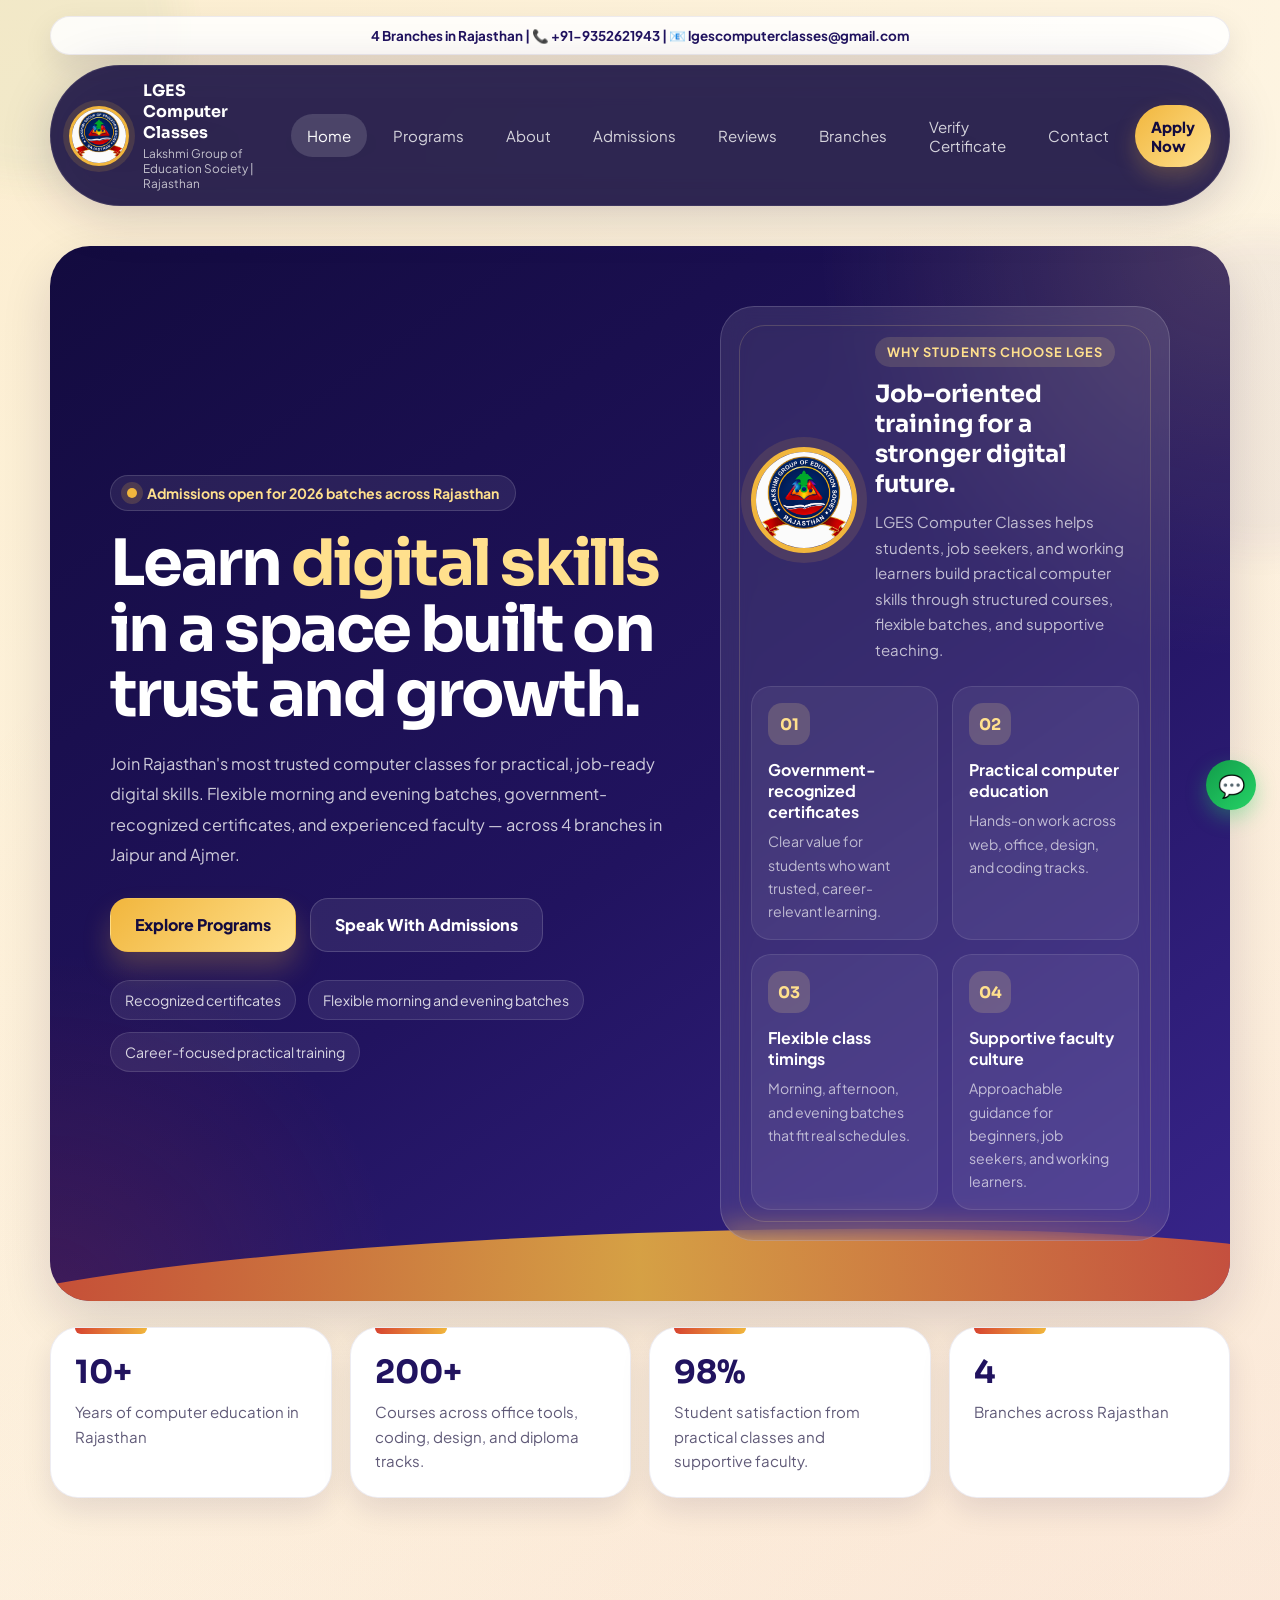
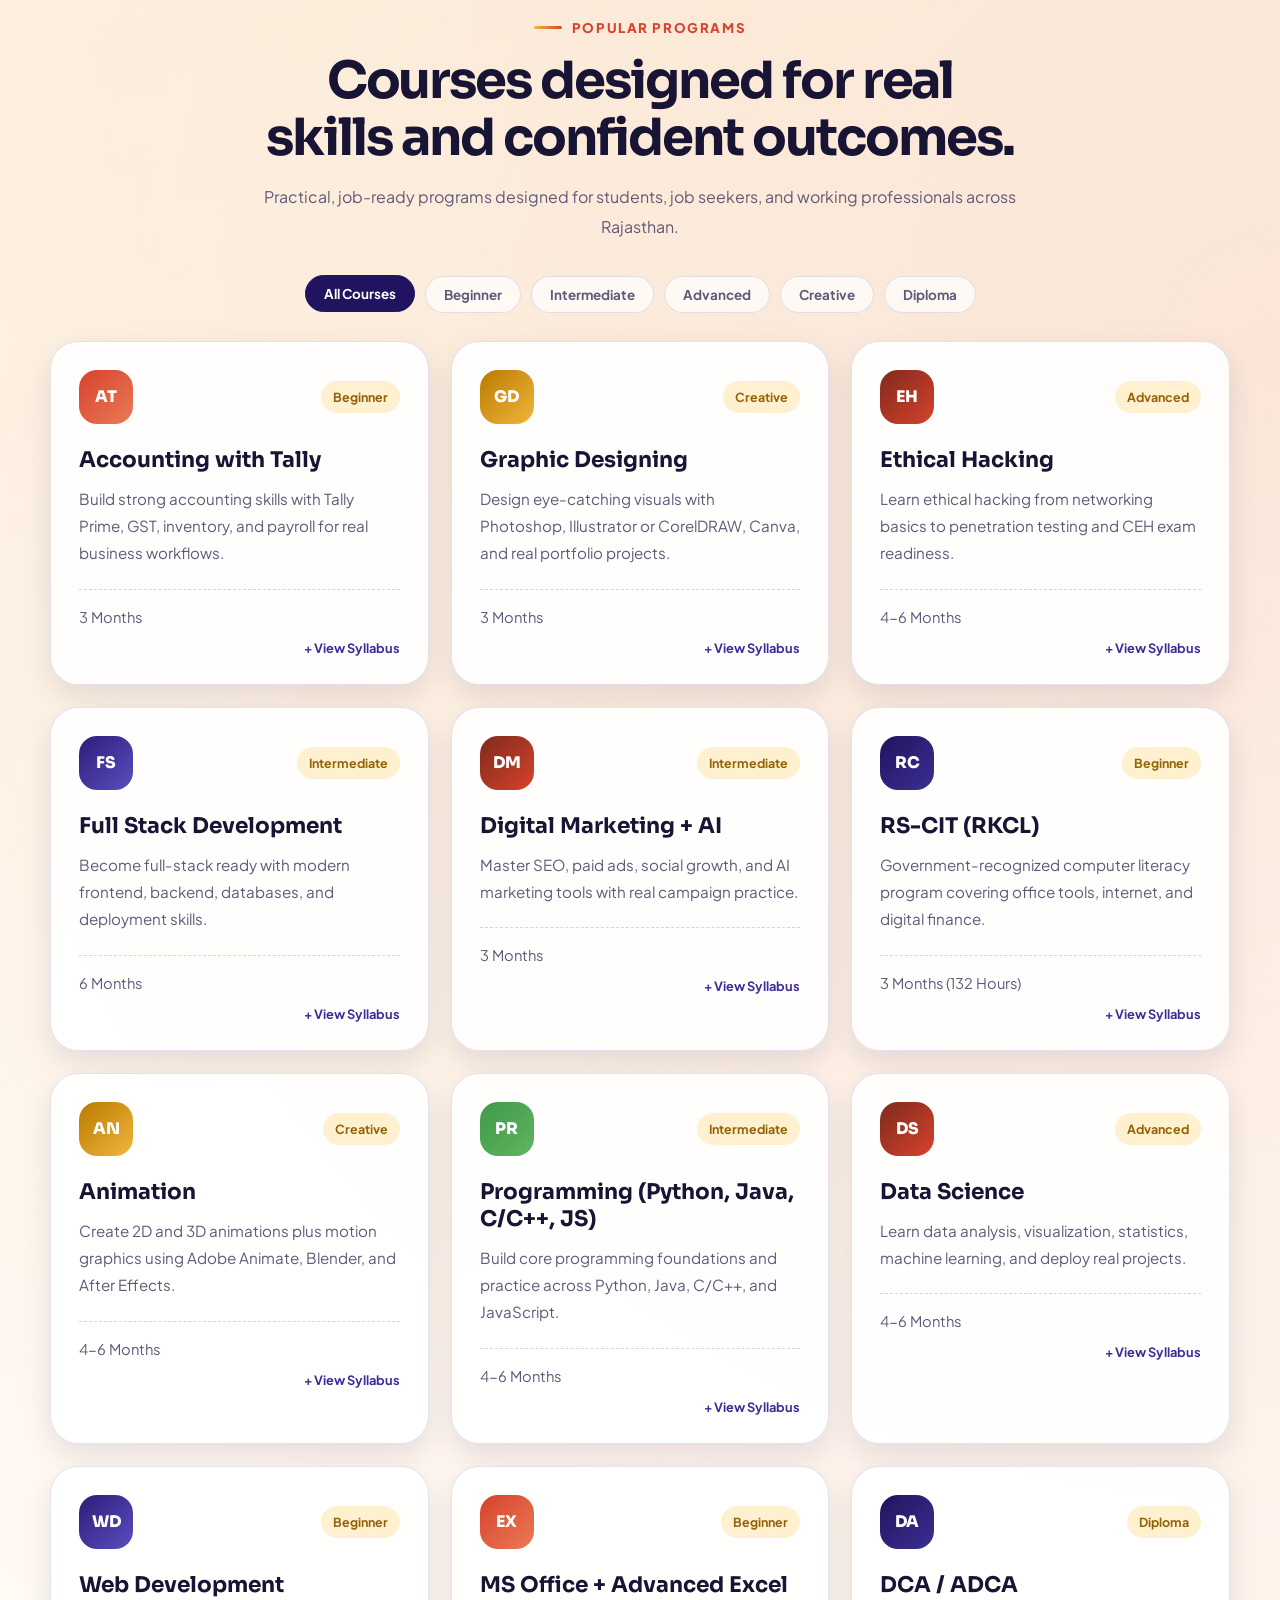
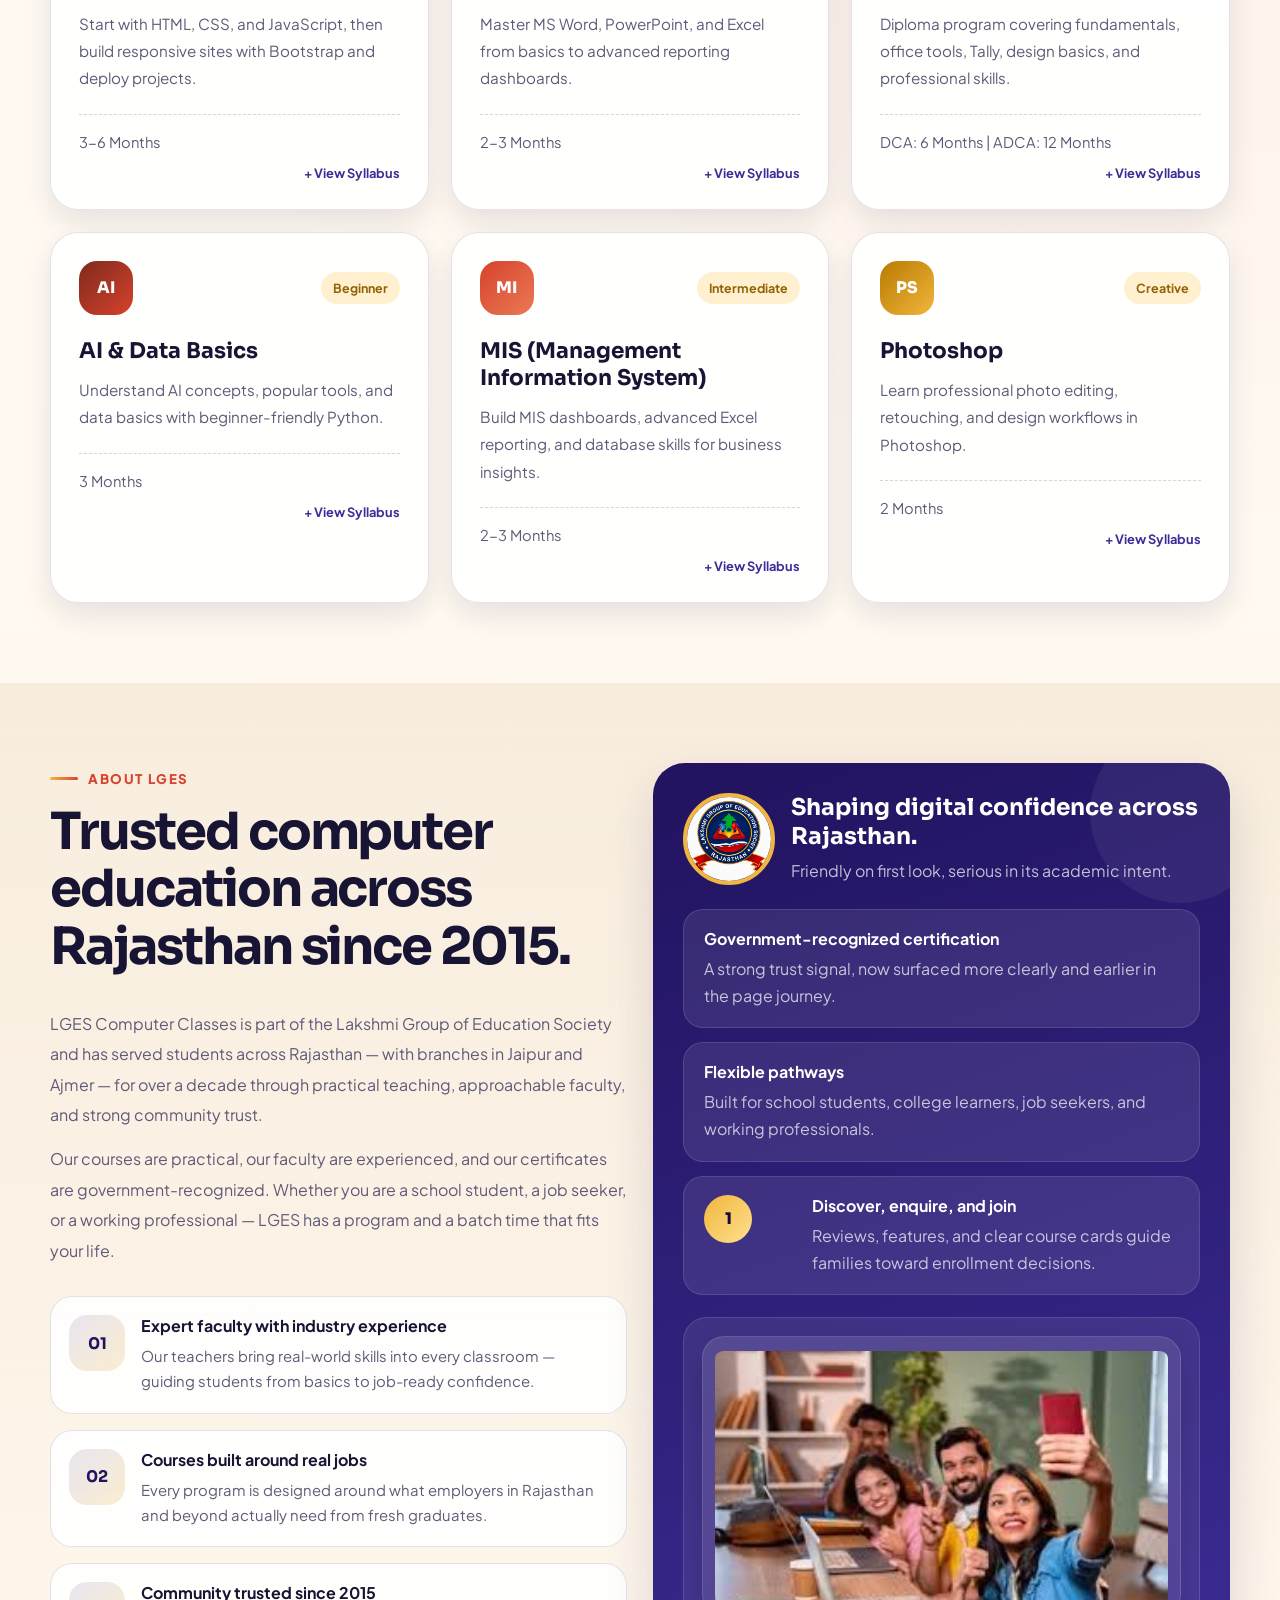
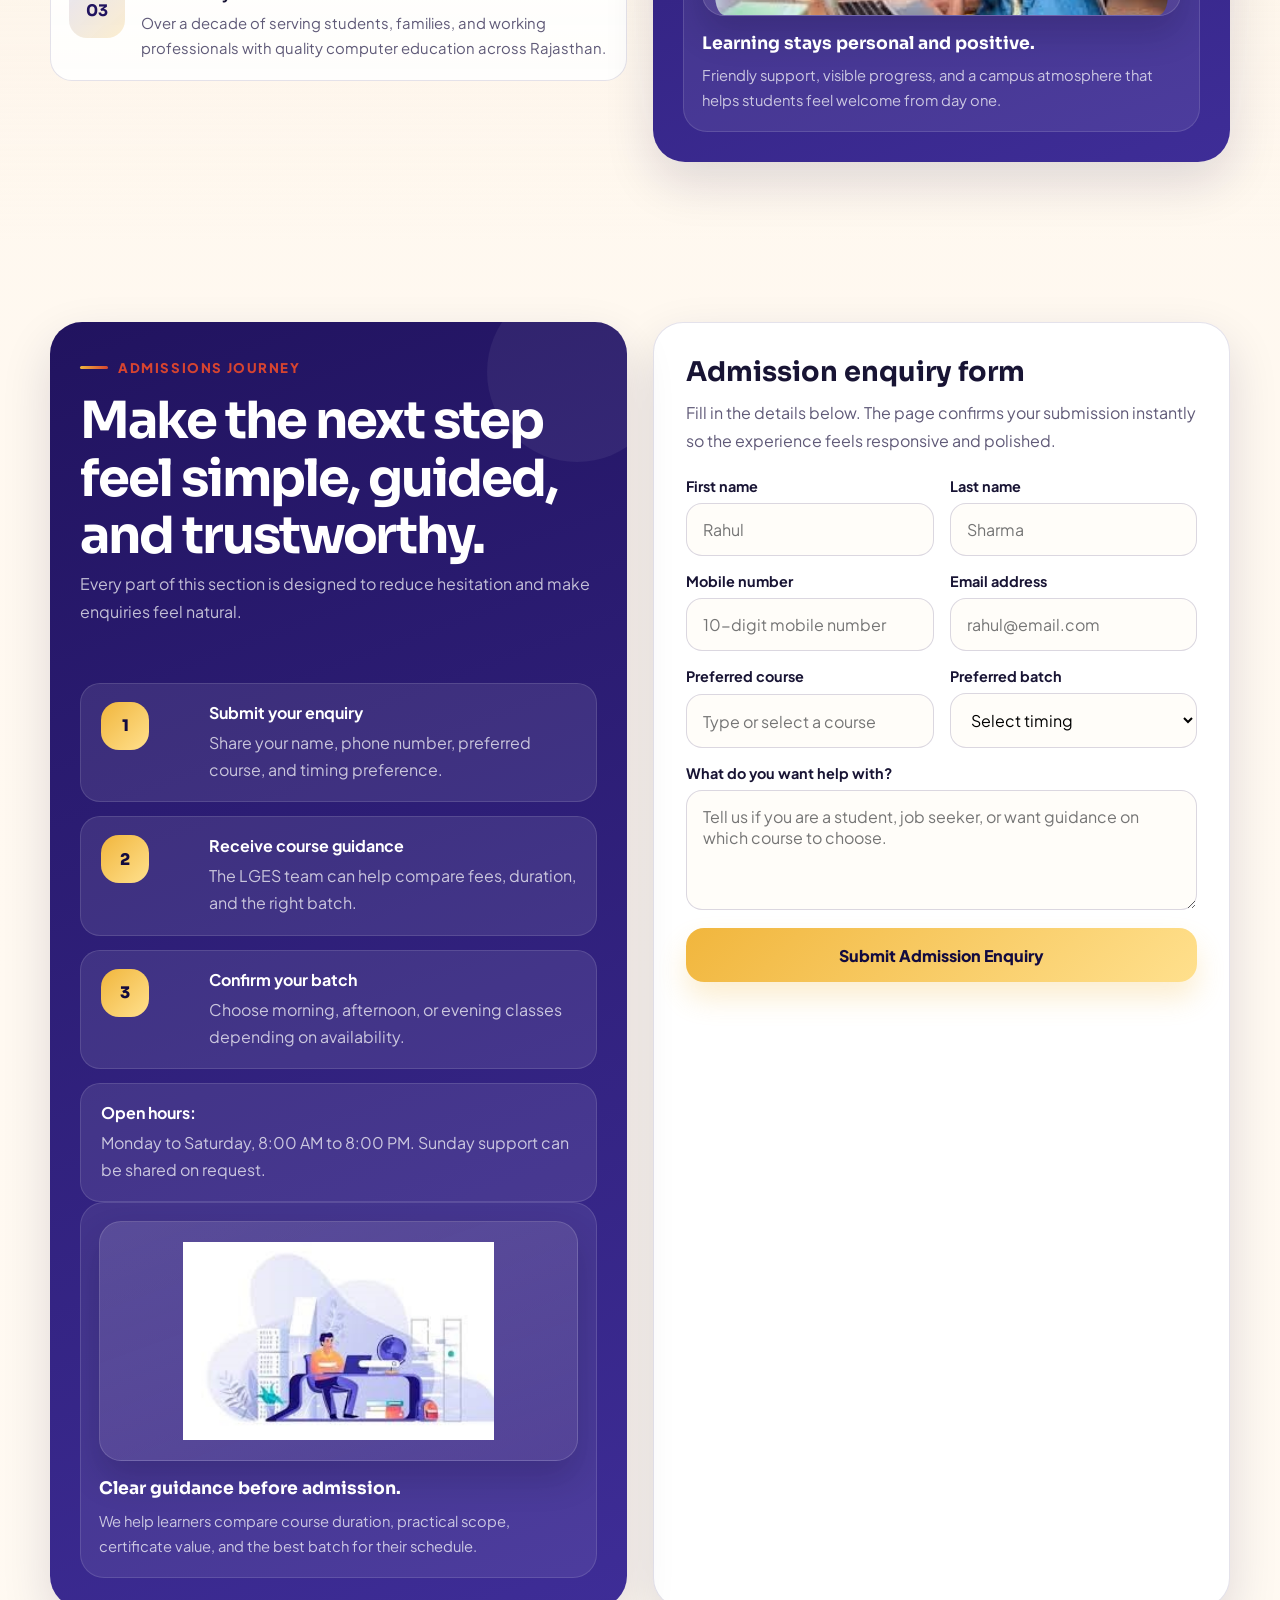
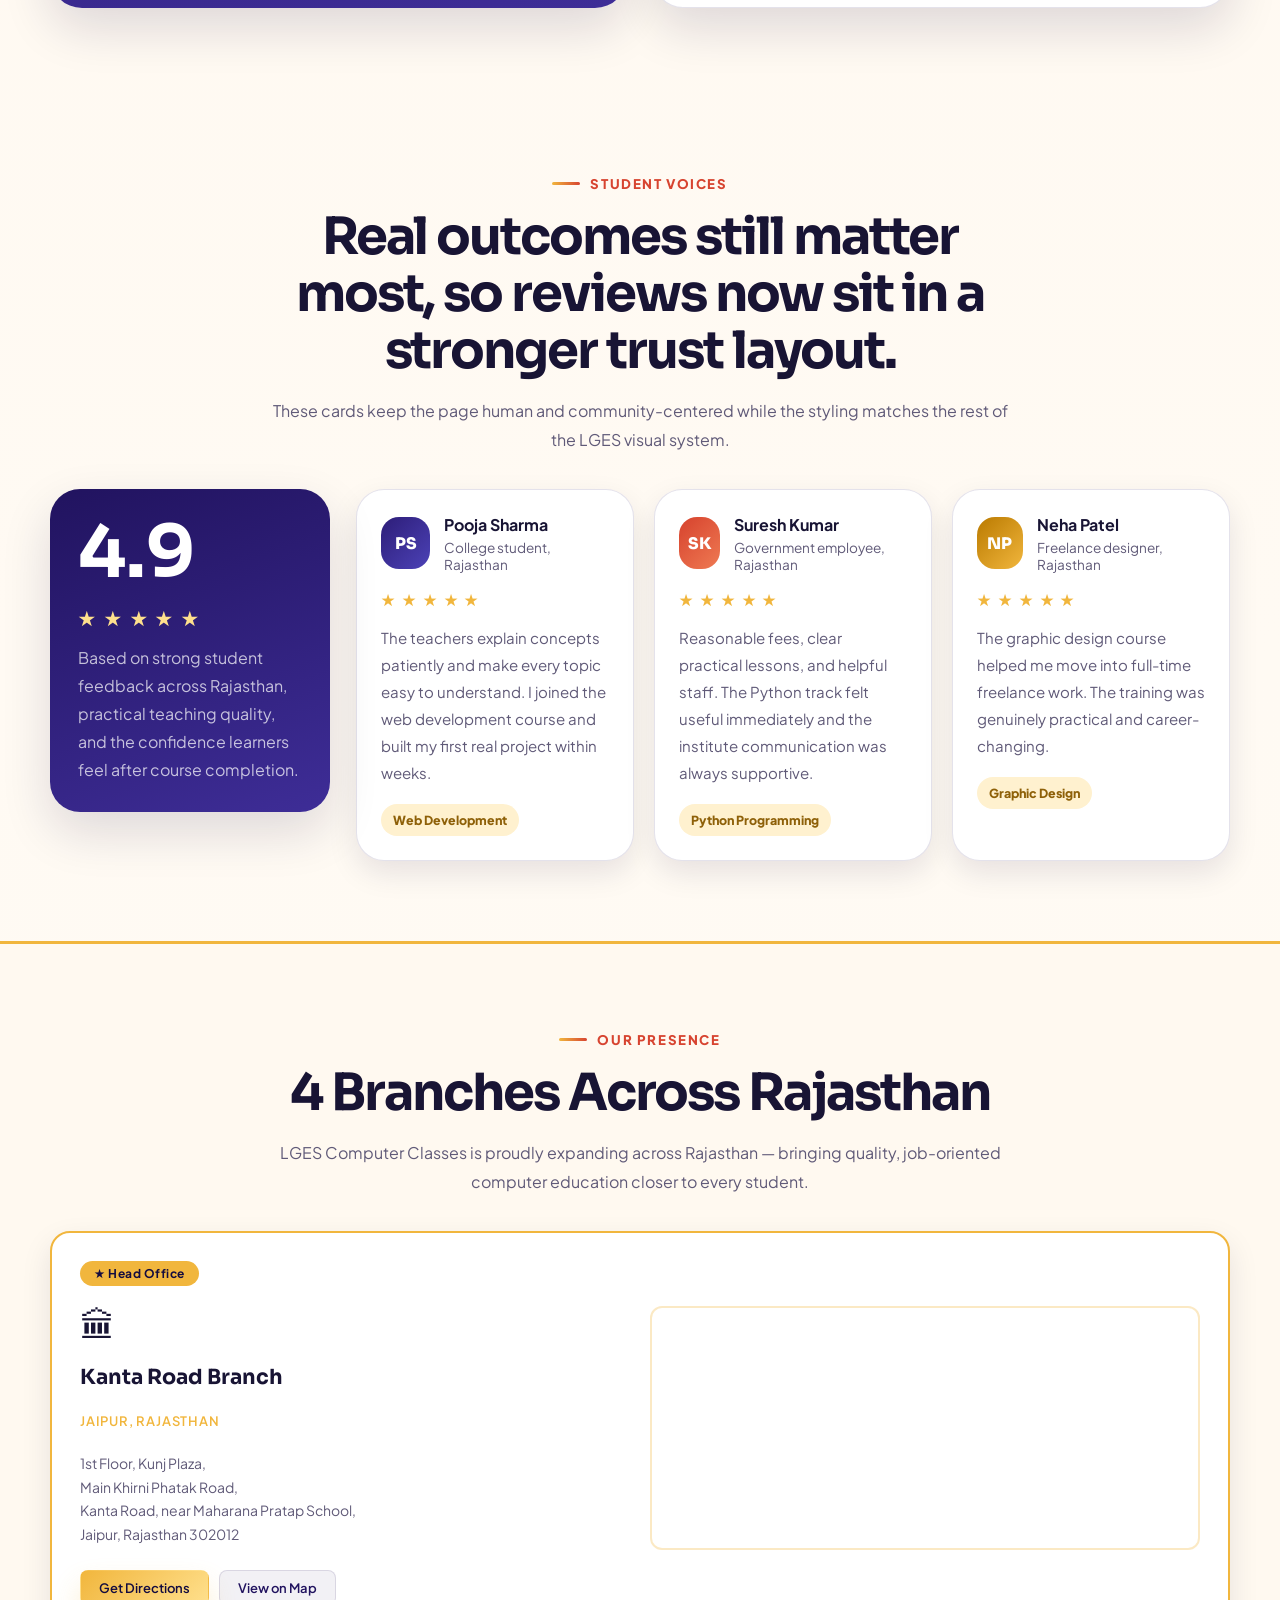
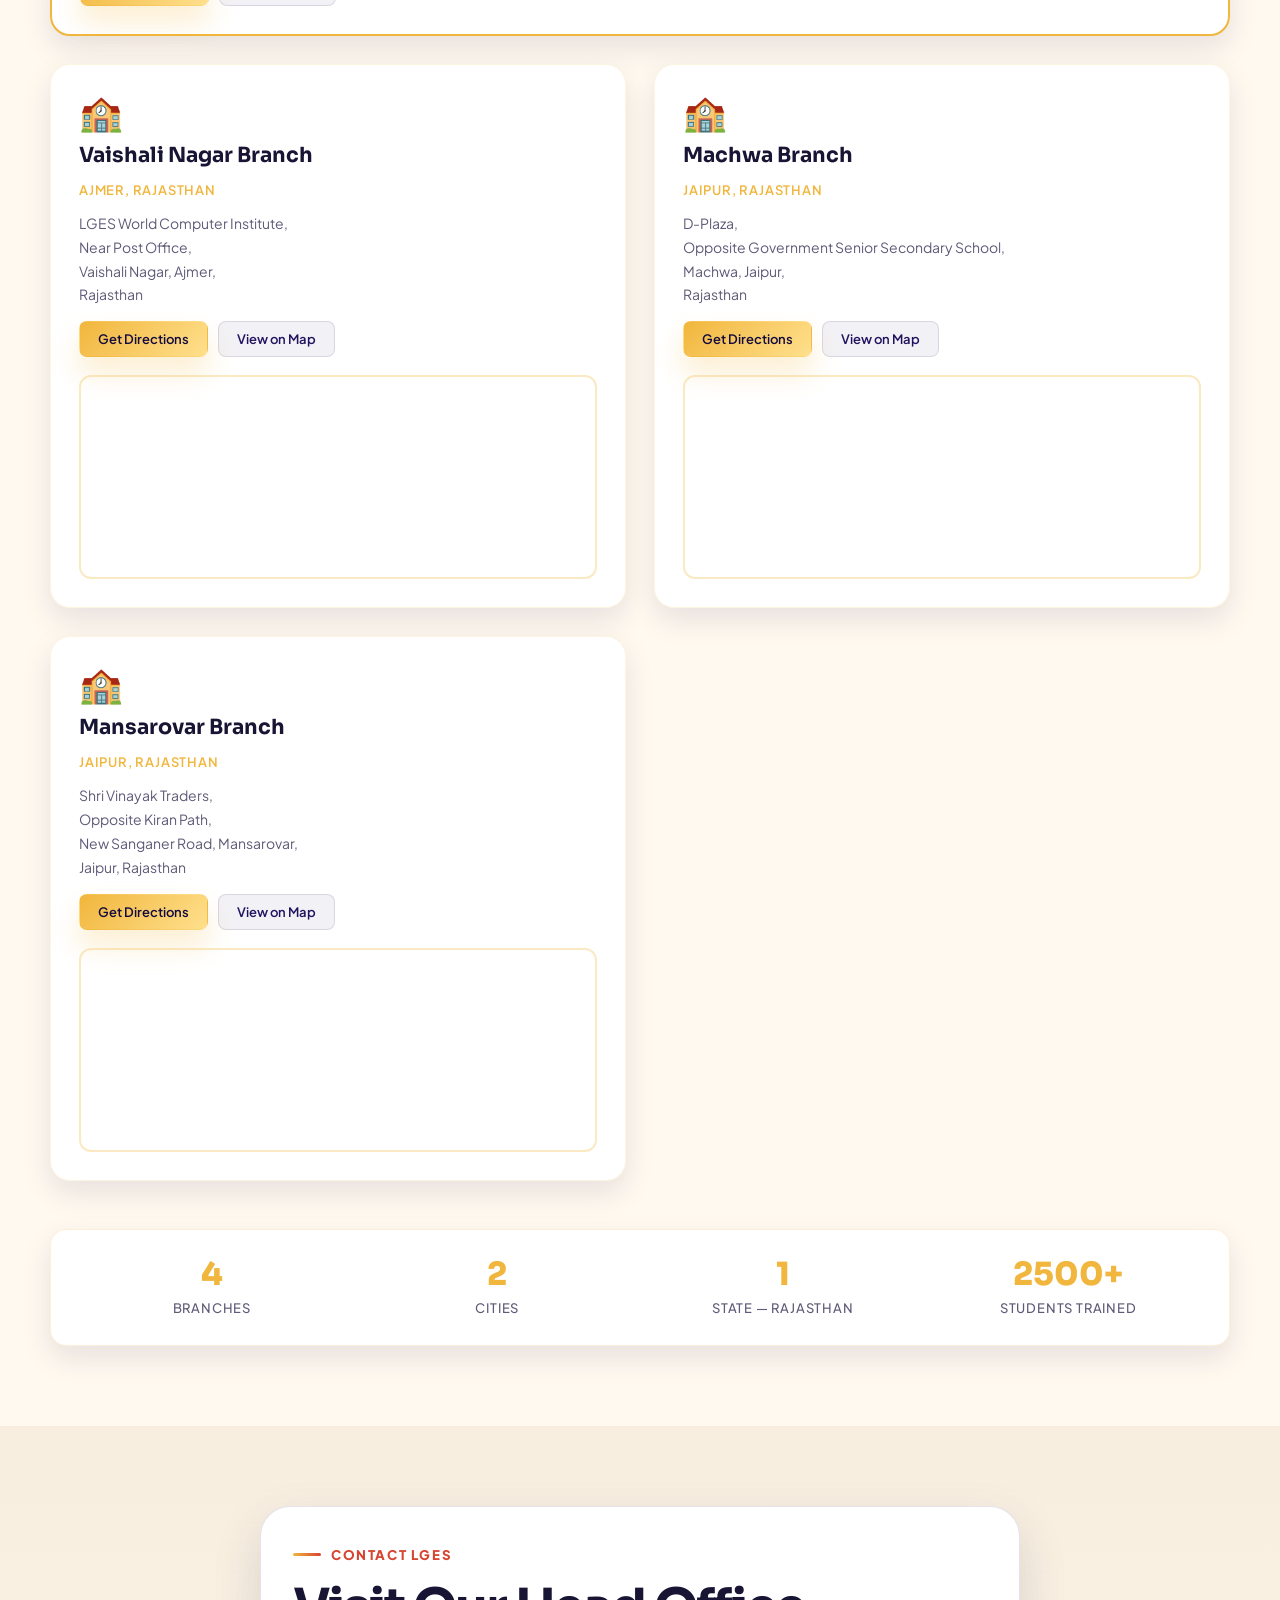
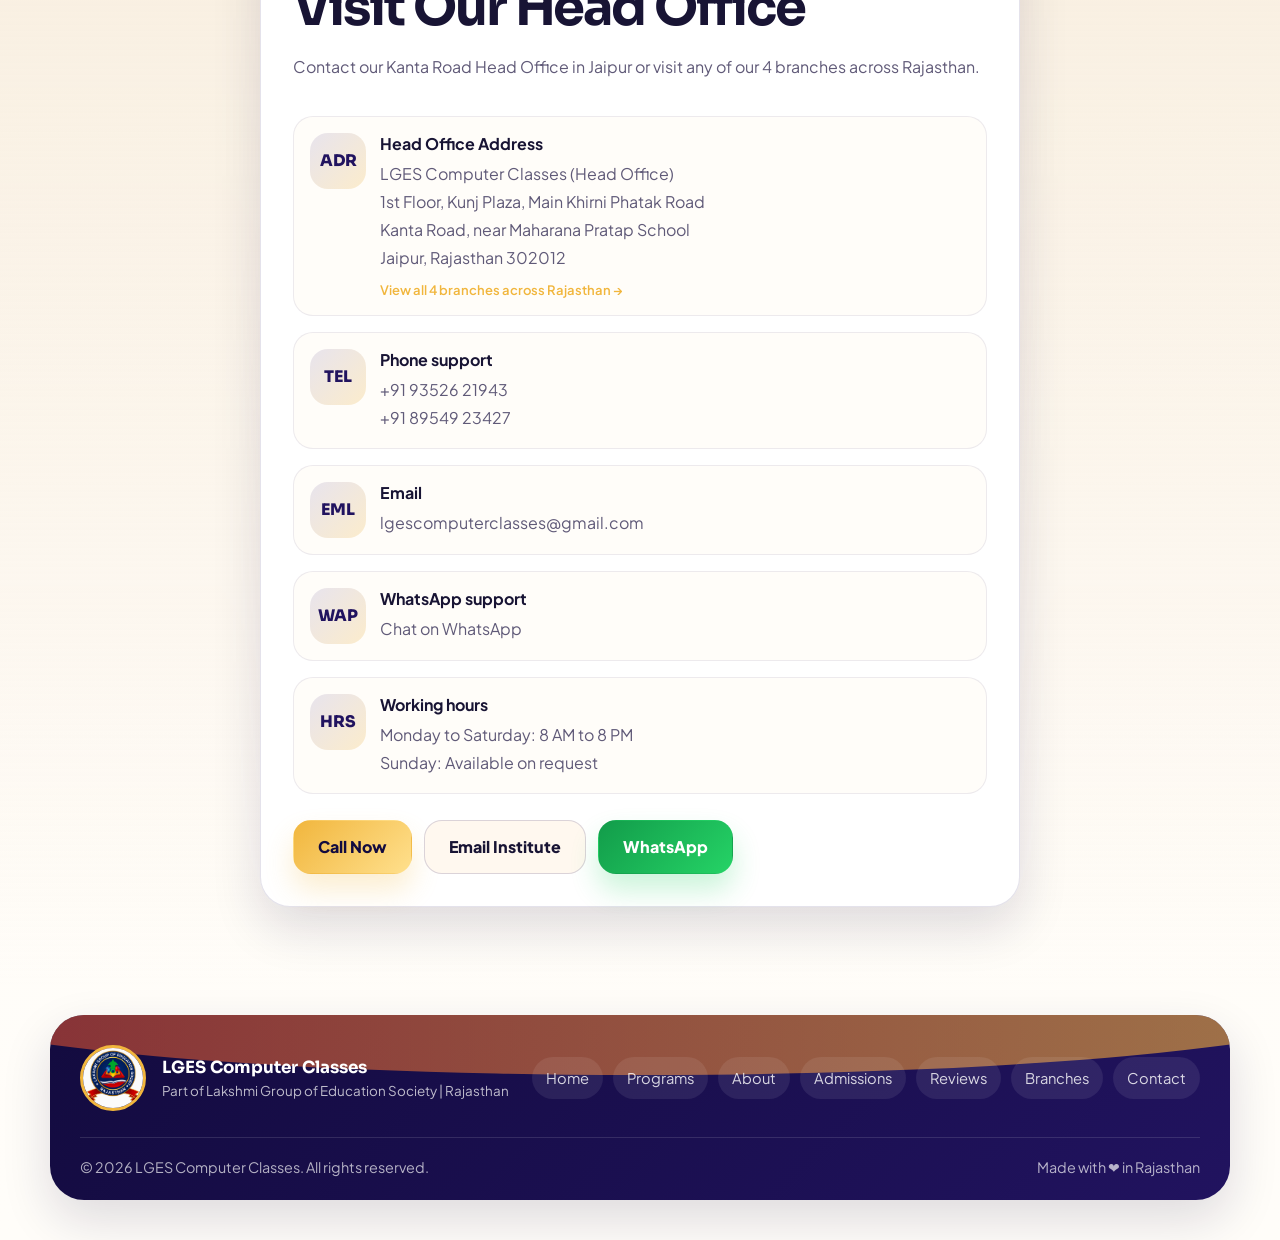
<file: index.html>
<!DOCTYPE html>
<html lang="en">
<head>
<meta charset="UTF-8" />
<meta name="viewport" content="width=device-width, initial-scale=1.0" />
<title>LGES Computer Classes | Job-Oriented Training | Rajasthan</title>
<link rel="icon" type="image/png" href="logo1.png" />
<link rel="apple-touch-icon" href="logo1.png" />
<meta name="description" content="LGES Computer Classes — Rajasthan's trusted computer institute with 4 branches in Jaipur and Ajmer. Web Development, Python, Tally, Graphic Design, DCA, AI courses. Government recognized certificates. Flexible batches." />
<link rel="preconnect" href="https://fonts.googleapis.com" />
<link rel="preconnect" href="https://fonts.gstatic.com" crossorigin />
<link href="https://fonts.googleapis.com/css2?family=Plus+Jakarta+Sans:wght@400;500;600;700;800&family=Sora:wght@500;600;700;800&display=swap" rel="stylesheet" />
<link rel="stylesheet" href="style.css" />
</head>
<body>
<header class="site-header">
  <div class="container">
    <div class="topbar">4 Branches in Rajasthan | 📞 +91-9352621943 | 📧 lgescomputerclasses@gmail.com</div>
    <div class="navbox">
      <a class="brand" href="#home" aria-label="LGES home">
        <img src="logo1.png" alt="Lakshmi Group of Education Society logo" />
        <div><strong>LGES Computer Classes</strong><span>Lakshmi Group of Education Society | Rajasthan</span></div>
      </a>
      <button class="menu" type="button" aria-expanded="false" aria-controls="site-nav">Menu</button>
      <nav class="site-nav" id="site-nav">
        <a href="#home">Home</a>
        <a href="#programs">Programs</a>
        <a href="#about">About</a>
        <a href="#admissions">Admissions</a>
        <a href="#reviews">Reviews</a>
        <a href="#branches">Branches</a>
        <a href="verify.html">Verify Certificate</a>
        <a href="#contact">Contact</a>
        <a class="cta" href="#admissions">Apply Now</a>
      </nav>
    </div>
  </div>
</header>
<main>
  <section class="hero" id="home">
    <div class="container hero-shell">
      <div class="hero-grid">
        <div class="hero-copy">
          <div class="pill">Admissions open for 2026 batches across Rajasthan</div>
          <h1>Learn <span class="hl">digital skills</span> in a space built on trust and growth.</h1>
          <p>Join Rajasthan's most trusted computer classes for practical, job-ready digital skills. Flexible morning and evening batches, government-recognized certificates, and experienced faculty — across 4 branches in Jaipur and Ajmer.</p>
          <div class="hero-actions">
            <a class="btn btn-primary" href="#programs">Explore Programs</a>
            <a class="btn btn-secondary" href="#admissions">Speak With Admissions</a>
          </div>
          <div class="hero-notes">
            <span>Recognized certificates</span>
            <span>Flexible morning and evening batches</span>
            <span>Career-focused practical training</span>
          </div>
        </div>
        <div class="visual" aria-hidden="true">
          <div class="visual-main">
            <div class="seal">
              <img src="logo1.png" alt="" />
              <div>
                <span>Why students choose LGES</span>
                <h2>Job-oriented training for a stronger digital future.</h2>
                <p>LGES Computer Classes helps students, job seekers, and working learners build practical computer skills through structured courses, flexible batches, and supportive teaching.</p>
              </div>
            </div>
            <div class="mini-grid">
              <div class="mini"><b>01</b><strong>Government-recognized certificates</strong><span>Clear value for students who want trusted, career-relevant learning.</span></div>
              <div class="mini"><b>02</b><strong>Practical computer education</strong><span>Hands-on work across web, office, design, and coding tracks.</span></div>
              <div class="mini"><b>03</b><strong>Flexible class timings</strong><span>Morning, afternoon, and evening batches that fit real schedules.</span></div>
              <div class="mini"><b>04</b><strong>Supportive faculty culture</strong><span>Approachable guidance for beginners, job seekers, and working learners.</span></div>
            </div>
          </div>
        </div>
      </div>
    </div>
    <div class="container stats">
      <article class="stat"><strong>10+</strong><span>Years of computer education in Rajasthan</span></article>
      <article class="stat"><strong>200+</strong><span>Courses across office tools, coding, design, and diploma tracks.</span></article>
      <article class="stat"><strong>98%</strong><span>Student satisfaction from practical classes and supportive faculty.</span></article>
      <article class="stat"><strong>4</strong><span>Branches across Rajasthan</span></article>
    </div>
  </section>

    <section class="section" id="programs">
    <div class="container">
      <div class="head">
        <div class="kicker">Popular programs</div>
        <h2>Courses designed for real skills and confident outcomes.</h2>
        <p>Practical, job-ready programs designed for students, job seekers, and working professionals across Rajasthan.</p>
      </div>
            <div class="course-filters">
        <button class="cf-btn active" data-filter="all">All Courses</button>
        <button class="cf-btn" data-filter="beginner">Beginner</button>
        <button class="cf-btn" data-filter="intermediate">Intermediate</button>
        <button class="cf-btn" data-filter="advanced">Advanced</button>
        <button class="cf-btn" data-filter="creative">Creative</button>
        <button class="cf-btn" data-filter="diploma">Diploma</button>
      </div>
      <div class="card-grid">
        <article class="course" data-level="beginner">
          <div class="course-top"><div class="icon icon-ot">AT</div><span class="level">Beginner</span></div>
          <h3>Accounting with Tally</h3>
          <p class="course-summary">Build strong accounting skills with Tally Prime, GST, inventory, and payroll for real business workflows.</p>
          <div class="course-details">
            <p class="module"><strong>Module 1 - Tally Fundamentals</strong> Introduction to Tally Prime, company creation and setup, ledger and group creation, voucher entry, day book, and trial balance.</p>
            <p class="module"><strong>Module 2 - Accounting</strong> Balance sheet, profit and loss account, cash flow statement, bank reconciliation, cost centres, and budgets.</p>
            <p class="module"><strong>Module 3 - GST and Taxation</strong> GST concepts and types, GST voucher entries, GSTR-1 and GSTR-3B filing, TDS and TCS entries, and e-way bill generation.</p>
            <p class="module"><strong>Module 4 - Inventory and Payroll</strong> Stock items and groups, purchase and sales orders, inventory reports, employee master creation, payroll processing, and salary slips.</p>
            <p class="module"><strong>Module 5 - Advanced Features</strong> Multi-currency transactions, job costing, Tally audit, data backup and restore, and export to Excel or PDF.</p>
          </div>
          <div class="meta"><span>3 Months</span></div>
        </article>

        <article class="course" data-level="creative">
          <div class="course-top"><div class="icon icon-gd">GD</div><span class="level">Creative</span></div>
          <h3>Graphic Designing</h3>
          <p class="course-summary">Design eye-catching visuals with Photoshop, Illustrator or CorelDRAW, Canva, and real portfolio projects.</p>
          <div class="course-details">
            <p class="module"><strong>Module 1 - Design Fundamentals</strong> Principles of design, color theory and typography, logo design, image formats, and print versus digital work.</p>
            <p class="module"><strong>Module 2 - Adobe Photoshop</strong> Layers and masks, retouching, color correction, text effects, and social media post design.</p>
            <p class="module"><strong>Module 3 - Illustrator or CorelDRAW</strong> Vector graphics, logo and icon creation, pen tool mastery, business cards, and brochure design.</p>
            <p class="module"><strong>Module 4 - Canva and Digital Design</strong> Templates, social creatives, YouTube thumbnails, posters, banners, and brand kit creation.</p>
            <p class="module"><strong>Module 5 - Projects</strong> Brand identity project, magazine layout, portfolio creation, print-ready files, and final presentation.</p>
          </div>
          <div class="meta"><span>3 Months</span></div>
        </article>

        <article class="course" data-level="advanced">
          <div class="course-top"><div class="icon icon-ai">EH</div><span class="level">Advanced</span></div>
          <h3>Ethical Hacking</h3>
          <p class="course-summary">Learn ethical hacking from networking basics to penetration testing and CEH exam readiness.</p>
          <div class="course-details">
            <p class="module"><strong>Module 1 - Networking Fundamentals</strong> OSI and TCP-IP model, IP addressing, DNS, DHCP, HTTP and HTTPS, firewalls, VPN, proxies, and Wireshark analysis.</p>
            <p class="module"><strong>Module 2 - Linux and Command Line</strong> Linux basics, file permissions, bash scripting, Kali Linux setup, and essential tools.</p>
            <p class="module"><strong>Module 3 - Reconnaissance and Scanning</strong> Passive and active recon, Nmap scanning, Nessus vulnerability scans, OSINT, and enumeration.</p>
            <p class="module"><strong>Module 4 - Exploitation Techniques</strong> Metasploit, SQL injection, XSS and CSRF, password cracking, and social engineering.</p>
            <p class="module"><strong>Module 5 - Web and Wireless Security</strong> OWASP Top 10, Burp Suite, Wi-Fi security, man-in-the-middle attacks, and reporting.</p>
            <p class="module"><strong>Module 6 - CEH Exam Prep</strong> CEH overview, mock tests, legal and ethical guidelines, incident response basics, and career paths.</p>
          </div>
          <div class="meta"><span>4-6 Months</span></div>
        </article>

        <article class="course" data-level="intermediate">
          <div class="course-top"><div class="icon icon-wd">FS</div><span class="level">Intermediate</span></div>
          <h3>Full Stack Development</h3>
          <p class="course-summary">Become full-stack ready with modern frontend, backend, databases, and deployment skills.</p>
          <div class="course-details">
            <p class="module"><strong>Module 1 - Frontend Basics</strong> HTML5, CSS3, responsive design, JavaScript ES6+, and DOM events.</p>
            <p class="module"><strong>Module 2 - Advanced Frontend</strong> React components and hooks, state management, React Router, API integration, and Tailwind or Bootstrap.</p>
            <p class="module"><strong>Module 3 - Backend Development</strong> Node.js and Express.js, REST APIs, authentication, middleware, and file uploads or email sending.</p>
            <p class="module"><strong>Module 4 - Databases</strong> MongoDB and Mongoose, MySQL, CRUD operations, relationships, and aggregation or indexing.</p>
            <p class="module"><strong>Module 5 - Deployment and Tools</strong> Git and GitHub, environment variables, deployment, domain setup, and security headers.</p>
            <p class="module"><strong>Module 6 - Projects</strong> E-commerce site, blog or CMS, social media clone, dashboard, and final portfolio project.</p>
          </div>
          <div class="meta"><span>6 Months</span></div>
        </article>

        <article class="course" data-level="intermediate">
          <div class="course-top"><div class="icon icon-ai">DM</div><span class="level">Intermediate</span></div>
          <h3>Digital Marketing + AI</h3>
          <p class="course-summary">Master SEO, paid ads, social growth, and AI marketing tools with real campaign practice.</p>
          <div class="course-details">
            <p class="module"><strong>Module 1 - Digital Marketing Fundamentals</strong> Marketing funnel, SEO basics, Google Search Console and Analytics, social strategy, and content marketing.</p>
            <p class="module"><strong>Module 2 - Paid Advertising</strong> Google Ads, Meta Ads, ad copywriting, A/B testing, remarketing, and budget management.</p>
            <p class="module"><strong>Module 3 - Social Media and Email</strong> Instagram and LinkedIn growth, YouTube SEO, email marketing, WhatsApp Business, and influencer campaigns.</p>
            <p class="module"><strong>Module 4 - AI Tools for Marketing</strong> ChatGPT, AI image generation, AI SEO tools, AI video tools, and automation workflows.</p>
            <p class="module"><strong>Module 5 - Analytics and Projects</strong> GA4 setup, conversion tracking, dashboard creation, live campaign project, and career guidance.</p>
          </div>
          <div class="meta"><span>3 Months</span></div>
        </article>

        <article class="course" data-level="beginner">
          <div class="course-top"><div class="icon icon-dca">RC</div><span class="level">Beginner</span></div>
          <h3>RS-CIT (RKCL)</h3>
          <p class="course-summary">Government-recognized computer literacy program covering office tools, internet, and digital finance.</p>
          <div class="course-details">
            <p class="module"><strong>Module 1 - Computer Basics</strong> Hardware and software concepts, Windows basics, file management, and keyboard shortcuts.</p>
            <p class="module"><strong>Module 2 - MS Office</strong> MS Word, MS Excel, MS PowerPoint, MS Access basics, printing, and page setup.</p>
            <p class="module"><strong>Module 3 - Internet and Email</strong> Browsing, email management, search engines, social platforms, and useful Rajasthan portals.</p>
            <p class="module"><strong>Module 4 - Digital Financial Literacy</strong> Online banking, UPI, e-wallets, mobile banking safety, and online shopping basics.</p>
            <p class="module"><strong>Module 5 - Cyber Safety and E-Governance</strong> Cybersecurity basics, password safety, and Rajasthan government portals.</p>
            <p class="module"><strong>Exam Pattern</strong> 35 MCQ questions, 70 marks total, 1 hour duration, no negative marking, online OMR-based exam by VMOU.</p>
          </div>
          <div class="meta"><span>3 Months (132 Hours)</span></div>
        </article>

        <article class="course" data-level="creative">
          <div class="course-top"><div class="icon icon-gd">AN</div><span class="level">Creative</span></div>
          <h3>Animation</h3>
          <p class="course-summary">Create 2D and 3D animations plus motion graphics using Adobe Animate, Blender, and After Effects.</p>
          <div class="course-details">
            <p class="module"><strong>Module 1 - Animation Fundamentals</strong> 12 principles of animation, storyboarding, character design, timing, and 2D vs 3D.</p>
            <p class="module"><strong>Module 2 - Adobe Animate</strong> Timeline animation, tweening, symbols and library management, interactive animation, and export formats.</p>
            <p class="module"><strong>Module 3 - 3D Animation (Blender)</strong> Interface and navigation, modelling, rigging, keyframe animation, and rendering.</p>
            <p class="module"><strong>Module 4 - After Effects</strong> Motion graphics, expressions, VFX, text animations, and green screen compositing.</p>
            <p class="module"><strong>Module 5 - Video Editing and Projects</strong> Premiere Pro basics, trimming, transitions, audio sync, color grading, and final project.</p>
          </div>
          <div class="meta"><span>4-6 Months</span></div>
        </article>

        <article class="course" data-level="intermediate">
          <div class="course-top"><div class="icon icon-py">PR</div><span class="level">Intermediate</span></div>
          <h3>Programming (Python, Java, C/C++, JS)</h3>
          <p class="course-summary">Build core programming foundations and practice across Python, Java, C/C++, and JavaScript.</p>
          <div class="course-details">
            <p class="module"><strong>Common Foundation</strong> Variables, data types, operators, conditions, loops, functions, arrays, and strings.</p>
            <p class="module"><strong>Python</strong> Python syntax and OOP, file handling, NumPy and Pandas basics, Flask intro, and automation scripting.</p>
            <p class="module"><strong>Java</strong> Java OOP, collections framework, exception handling, JDBC, and Spring Boot intro.</p>
            <p class="module"><strong>C and C++</strong> Pointers, memory management, file I/O, classes and objects, and STL basics.</p>
            <p class="module"><strong>JavaScript</strong> DOM manipulation, ES6+ features, async and await, Node.js basics, and npm.</p>
            <p class="module"><strong>Projects and Practice</strong> Mini project per language, data structure practice, GitHub submissions, and a multi-language capstone.</p>
          </div>
          <div class="meta"><span>4-6 Months</span></div>
        </article>

        <article class="course" data-level="advanced">
          <div class="course-top"><div class="icon icon-ai">DS</div><span class="level">Advanced</span></div>
          <h3>Data Science</h3>
          <p class="course-summary">Learn data analysis, visualization, statistics, machine learning, and deploy real projects.</p>
          <div class="course-details">
            <p class="module"><strong>Module 1 - Python for Data Science</strong> Python basics, NumPy, Pandas, data cleaning, and notebook workflow.</p>
            <p class="module"><strong>Module 2 - Data Visualization</strong> Matplotlib and Seaborn, Plotly charts, Excel and Power BI, Tableau basics, and storytelling.</p>
            <p class="module"><strong>Module 3 - Statistics and Mathematics</strong> Descriptive stats, probability, hypothesis testing, correlation, and regression.</p>
            <p class="module"><strong>Module 4 - Machine Learning</strong> Supervised and unsupervised learning, decision trees, model evaluation, and scikit-learn.</p>
            <p class="module"><strong>Module 5 - SQL and Databases</strong> SQL queries, database design, Python-SQL integration, MongoDB basics, and ETL pipelines.</p>
            <p class="module"><strong>Module 6 - Projects and Deployment</strong> EDA project, prediction model, Kaggle practice, Flask deployment, and portfolio.</p>
          </div>
          <div class="meta"><span>4-6 Months</span></div>
        </article>

        <article class="course" data-level="beginner">
          <div class="course-top"><div class="icon icon-wd">WD</div><span class="level">Beginner</span></div>
          <h3>Web Development</h3>
          <p class="course-summary">Start with HTML, CSS, and JavaScript, then build responsive sites with Bootstrap and deploy projects.</p>
          <div class="course-details">
            <p class="module"><strong>Module 1 - HTML5</strong> Structure, semantic tags, headings, lists, links, multimedia, forms, and APIs.</p>
            <p class="module"><strong>Module 2 - CSS3</strong> Selectors, box model, Flexbox and Grid, responsive design, and animations.</p>
            <p class="module"><strong>Module 3 - JavaScript</strong> Variables and functions, DOM manipulation, events, Fetch API, and form validation.</p>
            <p class="module"><strong>Module 4 - Bootstrap and Frameworks</strong> Bootstrap grid and components, utilities, Tailwind intro, and responsive layouts.</p>
            <p class="module"><strong>Module 5 - Projects and Deployment</strong> Portfolio site, business landing page, e-commerce product page, blog template, and deployment.</p>
          </div>
          <div class="meta"><span>3-6 Months</span></div>
        </article>

        <article class="course" data-level="beginner">
          <div class="course-top"><div class="icon icon-ot">EX</div><span class="level">Beginner</span></div>
          <h3>MS Office + Advanced Excel</h3>
          <p class="course-summary">Master MS Word, PowerPoint, and Excel from basics to advanced reporting dashboards.</p>
          <div class="course-details">
            <p class="module"><strong>MS Word</strong> Document formatting, tables, mail merge, track changes, headers and footers, and PDF export.</p>
            <p class="module"><strong>MS PowerPoint</strong> Slide layouts, animations, master slides, charts, and presentation delivery tips.</p>
            <p class="module"><strong>MS Excel - Basics</strong> Spreadsheet navigation, formulas, sorting, filtering, conditional formatting, and charts.</p>
            <p class="module"><strong>Advanced Excel</strong> Lookups, pivot tables, IF and SUMIF functions, Power Query, and macros or VBA.</p>
            <p class="module"><strong>MIS Reports in Excel</strong> Dashboard creation, dynamic charts, date and time functions, and what-if analysis.</p>
          </div>
          <div class="meta"><span>2-3 Months</span></div>
        </article>

        <article class="course" data-level="diploma">
          <div class="course-top"><div class="icon icon-dca">DA</div><span class="level">Diploma</span></div>
          <h3>DCA / ADCA</h3>
          <p class="course-summary">Diploma program covering fundamentals, office tools, Tally, design basics, and professional skills.</p>
          <div class="course-details">
            <p class="module"><strong>DCA - Part 1 (Months 1-3)</strong> Computer fundamentals, Windows, MS Office, internet and email, and typing practice.</p>
            <p class="module"><strong>DCA - Part 2 (Months 4-6)</strong> Tally basics, accounting and GST entry, graphic design basics, Photoshop intro, and mini project.</p>
            <p class="module"><strong>ADCA - Additional Modules (Months 7-12)</strong> Advanced Tally and payroll, web basics, C programming, database management, and advanced design.</p>
            <p class="module"><strong>ADCA - Professional Skills</strong> E-commerce and digital literacy, cybersecurity awareness, MIS reports, communication skills, and industry project.</p>
          </div>
          <div class="meta"><span>DCA: 6 Months | ADCA: 12 Months</span></div>
        </article>

        <article class="course" data-level="beginner">
          <div class="course-top"><div class="icon icon-ai">AI</div><span class="level">Beginner</span></div>
          <h3>AI & Data Basics</h3>
          <p class="course-summary">Understand AI concepts, popular tools, and data basics with beginner-friendly Python.</p>
          <div class="course-details">
            <p class="module"><strong>Module 1 - Introduction to AI</strong> What is AI, history, types, ML vs deep learning, applications, and ethics.</p>
            <p class="module"><strong>Module 2 - AI Tools for Everyone</strong> ChatGPT, Gemini, AI image and video tools, and productivity assistants.</p>
            <p class="module"><strong>Module 3 - Data Basics</strong> Data types, Excel basics, data visualization, and Google Sheets intro.</p>
            <p class="module"><strong>Module 4 - Python Basics for AI</strong> Python setup, variables, loops, Pandas CSV, and simple data visualization.</p>
            <p class="module"><strong>Module 5 - Projects and Career</strong> No-code chatbot, automation task, AI presentation, career paths, and final project.</p>
          </div>
          <div class="meta"><span>3 Months</span></div>
        </article>

        <article class="course" data-level="intermediate">
          <div class="course-top"><div class="icon icon-ot">MI</div><span class="level">Intermediate</span></div>
          <h3>MIS (Management Information System)</h3>
          <p class="course-summary">Build MIS dashboards, advanced Excel reporting, and database skills for business insights.</p>
          <div class="course-details">
            <p class="module"><strong>Module 1 - MIS Fundamentals</strong> MIS role in business, information system types, DSS, and data flow.</p>
            <p class="module"><strong>Module 2 - Advanced Excel for MIS</strong> Dashboard design, pivot tables, lookups, named ranges, and Power Query.</p>
            <p class="module"><strong>Module 3 - Reporting and Analytics</strong> KPI tracking, sales and HR reports, conditional formatting, and charts.</p>
            <p class="module"><strong>Module 4 - Database and Tools</strong> MS Access basics, SQL SELECT queries, Google Sheets collaboration, and Power BI intro.</p>
            <p class="module"><strong>Module 5 - Projects</strong> Sales MIS dashboard, HR attendance tracker, inventory report, budget analysis, and live data project.</p>
          </div>
          <div class="meta"><span>2-3 Months</span></div>
        </article>

        <article class="course" data-level="creative">
          <div class="course-top"><div class="icon icon-gd">PS</div><span class="level">Creative</span></div>
          <h3>Photoshop</h3>
          <p class="course-summary">Learn professional photo editing, retouching, and design workflows in Photoshop.</p>
          <div class="course-details">
            <p class="module"><strong>Module 1 - Interface and Basics</strong> Workspace, resolution, selection tools, crop and transform, and saving formats.</p>
            <p class="module"><strong>Module 2 - Layers and Masking</strong> Layer types, masks, blending modes, layer styles, and non-destructive editing.</p>
            <p class="module"><strong>Module 3 - Retouching and Editing</strong> Spot healing, clone stamp, dodge and burn, background removal, and content-aware fill.</p>
            <p class="module"><strong>Module 4 - Colour and Effects</strong> Curves, Hue and Saturation, Camera Raw basics, filters, grading, and textures.</p>
            <p class="module"><strong>Module 5 - Design Projects</strong> Social posts, movie poster, product mockups, digital art, and final portfolio.</p>
          </div>
          <div class="meta"><span>2 Months</span></div>
        </article>
      </div>
    </div>
  </section>

  <section class="section about" id="about">
    <div class="container about-grid">
      <div class="about-copy">
        <div class="head left"><div class="kicker">About LGES</div><h2>Trusted computer education across Rajasthan since 2015.</h2></div>
        <p>LGES Computer Classes is part of the Lakshmi Group of Education Society and has served students across Rajasthan — with branches in Jaipur and Ajmer — for over a decade through practical teaching, approachable faculty, and strong community trust.</p>
        <p>Our courses are practical, our faculty are experienced, and our certificates are government-recognized. Whether you are a school student, a job seeker, or a working professional — LGES has a program and a batch time that fits your life.</p>
        <div class="list">
          <div class="list-item"><b>01</b><div><strong>Expert faculty with industry experience</strong><span>Our teachers bring real-world skills into every classroom — guiding students from basics to job-ready confidence.</span></div></div>
          <div class="list-item"><b>02</b><div><strong>Courses built around real jobs</strong><span>Every program is designed around what employers in Rajasthan and beyond actually need from fresh graduates.</span></div></div>
          <div class="list-item"><b>03</b><div><strong>Community trusted since 2015</strong><span>Over a decade of serving students, families, and working professionals with quality computer education across Rajasthan.</span></div></div>
        </div>
      </div>
      <aside class="panel media-panel">
        <div class="panel-top"><img src="logo1.png" alt="Lakshmi Group of Education Society seal" /><div><h3>Shaping digital confidence across Rajasthan.</h3><p>Friendly on first look, serious in its academic intent.</p></div></div>
        <div class="band">
          <article><strong>Government-recognized certification</strong><p>A strong trust signal, now surfaced more clearly and earlier in the page journey.</p></article>
          <article><strong>Flexible pathways</strong><p>Built for school students, college learners, job seekers, and working professionals.</p></article>
          <article class="step"><div class="icon step-icon round">1</div><div><strong>Discover, enquire, and join</strong><p>Reviews, features, and clear course cards guide families toward enrollment decisions.</p></div></article>
        </div>
        <div class="image-card">
          <img class="media-photo" src="Happy students learning together.jpg" alt="Happy students learning together" />
          <div class="image-caption">
            <strong>Learning stays personal and positive.</strong>
            <span>Friendly support, visible progress, and a campus atmosphere that helps students feel welcome from day one.</span>
          </div>
        </div>
      </aside>
    </div>
  </section>

  <section class="section" id="admissions">
    <div class="container admission-grid">
      <div class="panel panel-rich">
        <div class="head left"><div class="kicker">Admissions journey</div><h2>Make the next step feel simple, guided, and trustworthy.</h2><p>Every part of this section is designed to reduce hesitation and make enquiries feel natural.</p></div>
        <div class="band">
          <article class="step"><div class="icon step-icon">1</div><div><strong>Submit your enquiry</strong><p>Share your name, phone number, preferred course, and timing preference.</p></div></article>
          <article class="step"><div class="icon step-icon">2</div><div><strong>Receive course guidance</strong><p>The LGES team can help compare fees, duration, and the right batch.</p></div></article>
          <article class="step"><div class="icon step-icon">3</div><div><strong>Confirm your batch</strong><p>Choose morning, afternoon, or evening classes depending on availability.</p></div></article>
          <article><strong>Open hours:</strong><p>Monday to Saturday, 8:00 AM to 8:00 PM. Sunday support can be shared on request.</p></article>
        </div>
        <div class="support-card">
          <img class="media-illustration" src="Computer skills and web development illustration.jpg" alt="Computer skills and web development illustration" />
          <div class="support-copy">
            <strong>Clear guidance before admission.</strong>
            <p>We help learners compare course duration, practical scope, certificate value, and the best batch for their schedule.</p>
          </div>
        </div>
      </div>
      <form class="formbox" id="enquiry-form">
        <h3 class="form-title">Admission enquiry form</h3>
        <p class="form-text">Fill in the details below. The page confirms your submission instantly so the experience feels responsive and polished.</p>
        <div class="fields">
          <div class="field"><label for="fname">First name</label><input id="fname" type="text" placeholder="Rahul" required /></div>
          <div class="field"><label for="lname">Last name</label><input id="lname" type="text" placeholder="Sharma" /></div>
          <div class="field">
            <label for="phone">Mobile number</label>
            <input
              id="phone"
              type="tel"
              placeholder="10-digit mobile number"
              pattern="[6-9][0-9]{9}"
              maxlength="10"
              inputmode="numeric"
              title="Enter a valid 10-digit Indian mobile number"
              required />
          </div>
          <div class="field"><label for="email">Email address</label><input id="email" type="email" placeholder="rahul@email.com" /></div>
          <div class="field">
            <label for="course">Preferred course</label>
            <input
              id="course"
              type="text"
              list="course-list"
              placeholder="Type or select a course"
              autocomplete="off"
              required />
            <datalist id="course-list">
              <option value="Accounting with Tally">
              <option value="Graphic Designing">
              <option value="Ethical Hacking">
              <option value="Full Stack Development">
              <option value="Digital Marketing + AI">
              <option value="RS-CIT (RKCL)">
              <option value="Animation">
              <option value="Programming (Python, Java, C/C++, JS)">
              <option value="Data Science">
              <option value="Web Development">
              <option value="MS Office + Advanced Excel">
              <option value="DCA / ADCA">
              <option value="AI and Data Basics">
              <option value="MIS (Management Information System)">
              <option value="Photoshop">
            </datalist>
          </div>
          <div class="field"><label for="batch">Preferred batch</label><select id="batch"><option value="">Select timing</option><option>Morning (9 AM to 11 AM)</option><option>Afternoon (12 PM to 2 PM)</option><option>Evening (4 PM to 6 PM)</option><option>Evening Plus (6 PM to 8 PM)</option></select></div>
          <div class="field full"><label for="message">What do you want help with?</label><textarea id="message" placeholder="Tell us if you are a student, job seeker, or want guidance on which course to choose."></textarea></div>
        </div>
        <button class="btn btn-primary form-submit" type="submit">Submit Admission Enquiry</button>
        <p id="reg-msg" class="form-message"></p>
      </form>
    </div>
  </section>

  <section class="section" id="reviews">
    <div class="container">
      <div class="head"><div class="kicker">Student voices</div><h2>Real outcomes still matter most, so reviews now sit in a stronger trust layout.</h2><p>These cards keep the page human and community-centered while the styling matches the rest of the LGES visual system.</p></div>
      <div class="review-shell">
        <aside class="review-side"><strong>4.9</strong><div class="stars">&#9733; &#9733; &#9733; &#9733; &#9733;</div><p>Based on strong student feedback across Rajasthan, practical teaching quality, and the confidence learners feel after course completion.</p></aside>
        <div class="review-grid">
          <article class="review"><div class="review-top"><div class="review-avatar avatar-ps">PS</div><div><strong>Pooja Sharma</strong><span class="review-role">College student, Rajasthan</span></div></div><div class="stars review-stars">&#9733; &#9733; &#9733; &#9733; &#9733;</div><p class="review-text">The teachers explain concepts patiently and make every topic easy to understand. I joined the web development course and built my first real project within weeks.</p><span class="review-tag">Web Development</span></article>
          <article class="review"><div class="review-top"><div class="review-avatar avatar-sk">SK</div><div><strong>Suresh Kumar</strong><span class="review-role">Government employee, Rajasthan</span></div></div><div class="stars review-stars">&#9733; &#9733; &#9733; &#9733; &#9733;</div><p class="review-text">Reasonable fees, clear practical lessons, and helpful staff. The Python track felt useful immediately and the institute communication was always supportive.</p><span class="review-tag">Python Programming</span></article>
          <article class="review"><div class="review-top"><div class="review-avatar avatar-np">NP</div><div><strong>Neha Patel</strong><span class="review-role">Freelance designer, Rajasthan</span></div></div><div class="stars review-stars">&#9733; &#9733; &#9733; &#9733; &#9733;</div><p class="review-text">The graphic design course helped me move into full-time freelance work. The training was genuinely practical and career-changing.</p><span class="review-tag">Graphic Design</span></article>
        </div>
      </div>
    </div>
  </section>

  <section class="section" id="branches">
    <div class="container">
      <div class="head">
        <div class="kicker">Our Presence</div>
        <h2>4 Branches Across Rajasthan</h2>
        <p>LGES Computer Classes is proudly expanding across Rajasthan — bringing quality, job-oriented computer education closer to every student.</p>
      </div>
      <div class="branches-grid">
        <div class="branch-card branch-head">
          <div class="branch-badge-wrap">
            <span class="branch-hq-badge">★ Head Office</span>
          </div>
          <div class="branch-icon">🏛</div>
          <h3>Kanta Road Branch</h3>
          <p class="branch-location">Jaipur, Rajasthan</p>
          <div class="branch-address">
            <p>1st Floor, Kunj Plaza,<br />
               Main Khirni Phatak Road,<br />
               Kanta Road, near Maharana Pratap School,<br />
               Jaipur, Rajasthan 302012</p>
          </div>
          <div class="branch-actions">
            <a href="https://www.google.com/maps/dir/?api=1&destination=26.940385746321407,75.74312902424305" target="_blank" rel="noopener" class="btn btn-primary branch-btn">
              Get Directions
            </a>
            <a href="https://www.google.com/maps?q=26.940385746321407,75.74312902424305" target="_blank" rel="noopener" class="btn btn-secondary branch-btn">
              View on Map
            </a>
          </div>
          <div class="branch-map">
            <iframe
              src="https://www.google.com/maps?q=26.940385746321407,75.74312902424305&z=16&output=embed"
              title="LGES Kanta Road Head Office"
              loading="lazy"
              allowfullscreen=""
              referrerpolicy="no-referrer-when-downgrade">
            </iframe>
          </div>
        </div>

        <div class="branch-card">
          <div class="branch-icon">🏫</div>
          <h3>Vaishali Nagar Branch</h3>
          <p class="branch-location">Ajmer, Rajasthan</p>
          <div class="branch-address">
            <p>LGES World Computer Institute,<br />
               Near Post Office,<br />
               Vaishali Nagar, Ajmer,<br />
               Rajasthan</p>
          </div>
          <div class="branch-actions">
            <a href="https://www.google.com/maps/dir/?api=1&destination=26.492444,74.627999" target="_blank" rel="noopener" class="btn btn-primary branch-btn">
              Get Directions
            </a>
            <a href="https://www.google.com/maps?q=26.492444,74.627999" target="_blank" rel="noopener" class="btn btn-secondary branch-btn">
              View on Map
            </a>
          </div>
          <div class="branch-map">
            <iframe
              src="https://www.google.com/maps?q=26.492444,74.627999&z=16&output=embed"
              title="LGES Vaishali Nagar Ajmer Branch"
              loading="lazy"
              allowfullscreen=""
              referrerpolicy="no-referrer-when-downgrade">
            </iframe>
          </div>
        </div>

        <div class="branch-card">
          <div class="branch-icon">🏫</div>
          <h3>Machwa Branch</h3>
          <p class="branch-location">Jaipur, Rajasthan</p>
          <div class="branch-address">
            <p>D-Plaza,<br />
               Opposite Government Senior Secondary School,<br />
               Machwa, Jaipur,<br />
               Rajasthan</p>
          </div>
          <div class="branch-actions">
            <a href="https://www.google.com/maps/dir/?api=1&destination=26.965972,75.657222" target="_blank" rel="noopener" class="btn btn-primary branch-btn">
              Get Directions
            </a>
            <a href="https://www.google.com/maps?q=26.965972,75.657222" target="_blank" rel="noopener" class="btn btn-secondary branch-btn">
              View on Map
            </a>
          </div>
          <div class="branch-map">
            <iframe
              src="https://www.google.com/maps?q=26.965972,75.657222&z=16&output=embed"
              title="LGES Machwa Jaipur Branch"
              loading="lazy"
              allowfullscreen=""
              referrerpolicy="no-referrer-when-downgrade">
            </iframe>
          </div>
        </div>

        <div class="branch-card">
          <div class="branch-icon">🏫</div>
          <h3>Mansarovar Branch</h3>
          <p class="branch-location">Jaipur, Rajasthan</p>
          <div class="branch-address">
            <p>Shri Vinayak Traders,<br />
               Opposite Kiran Path,<br />
               New Sanganer Road, Mansarovar,<br />
               Jaipur, Rajasthan</p>
          </div>
          <div class="branch-actions">
            <a href="https://www.google.com/maps/dir/?api=1&destination=26.865803,75.752389" target="_blank" rel="noopener" class="btn btn-primary branch-btn">
              Get Directions
            </a>
            <a href="https://www.google.com/maps?q=26.865803,75.752389" target="_blank" rel="noopener" class="btn btn-secondary branch-btn">
              View on Map
            </a>
          </div>
          <div class="branch-map">
            <iframe
              src="https://www.google.com/maps?q=26.865803,75.752389&z=16&output=embed"
              title="LGES Mansarovar Jaipur Branch"
              loading="lazy"
              allowfullscreen=""
              referrerpolicy="no-referrer-when-downgrade">
            </iframe>
          </div>
        </div>
      </div>

      <div class="branch-summary">
        <div class="branch-summary-item">
          <strong>4</strong><span>Branches</span>
        </div>
        <div class="branch-summary-item">
          <strong>2</strong><span>Cities</span>
        </div>
        <div class="branch-summary-item">
          <strong>1</strong><span>State — Rajasthan</span>
        </div>
        <div class="branch-summary-item">
          <strong>2500+</strong><span>Students Trained</span>
        </div>
      </div>
    </div>
  </section>

    <section class="section about" id="contact">
    <div class="container info-grid contact-only">
      <div class="plain">
        <div class="head left"><div class="kicker">Contact LGES</div><h2>Visit Our Head Office</h2><p>Contact our Kanta Road Head Office in Jaipur or visit any of our 4 branches across Rajasthan.</p></div>
        <div class="contact-list">
          <div class="contact-item"><div class="contact-badge">ADR</div><div class="contact-copy"><strong>Head Office Address</strong><p>LGES Computer Classes (Head Office)<br />1st Floor, Kunj Plaza, Main Khirni Phatak Road<br />Kanta Road, near Maharana Pratap School<br />Jaipur, Rajasthan 302012</p><a href="#branches" class="branch-link">View all 4 branches across Rajasthan &rarr;</a></div></div>
          <div class="contact-item"><div class="contact-badge">TEL</div><div class="contact-copy"><strong>Phone support</strong><p><a href="tel:+919352621943">+91 93526 21943</a><br /><a href="tel:+918954923427">+91 89549 23427</a></p></div></div>
          <div class="contact-item"><div class="contact-badge">EML</div><div class="contact-copy"><strong>Email</strong><p><a href="mailto:lgescomputerclasses@gmail.com">lgescomputerclasses@gmail.com</a></p></div></div>
          <div class="contact-item"><div class="contact-badge">WAP</div><div class="contact-copy"><strong>WhatsApp support</strong><p><a class="js-whatsapp-link" href="https://wa.me/918954923427?text=Hello%20LGES%20Computer%20Classes%2C%20I%20want%20course%20information." data-whatsapp-phone="918954923427" data-whatsapp-text="Hello LGES Computer Classes, I want course information." target="_blank" rel="noopener noreferrer">Chat on WhatsApp</a></p></div></div>
          <div class="contact-item"><div class="contact-badge">HRS</div><div class="contact-copy"><strong>Working hours</strong><p>Monday to Saturday: 8 AM to 8 PM<br />Sunday: Available on request</p></div></div>
        </div>
        <div class="contact-actions"><a class="btn btn-primary" href="tel:+919352621943">Call Now</a><a class="btn btn-light" href="mailto:lgescomputerclasses@gmail.com">Email Institute</a><a class="btn btn-whatsapp js-whatsapp-link" href="https://wa.me/918954923427?text=Hello%20LGES%20Computer%20Classes%2C%20I%20want%20course%20information." data-whatsapp-phone="918954923427" data-whatsapp-text="Hello LGES Computer Classes, I want course information." target="_blank" rel="noopener noreferrer">WhatsApp</a></div>
      </div>
    </div>
  </section>
</main>
<footer class="site-footer">
  <div class="container footer-box">
    <div class="footer-top">
      <div class="footer-brand">
        <img src="logo1.png" alt="LGES logo" />
        <div><strong>LGES Computer Classes</strong><span>Part of Lakshmi Group of Education Society | Rajasthan</span></div>
      </div>
      <div class="footer-links">
        <a href="#home">Home</a>
        <a href="#programs">Programs</a>
        <a href="#about">About</a>
        <a href="#admissions">Admissions</a>
        <a href="#reviews">Reviews</a>
        <a href="#branches">Branches</a>
        <a href="#contact">Contact</a>
      </div>
    </div>
    <div class="footer-bottom">
      <span>&copy; 2026 LGES Computer Classes. All rights reserved.</span>
      <span>Made with &#10084; in Rajasthan</span>
    </div>
  </div>
</footer>
<a class="whatsapp-float js-whatsapp-link"
   href="https://wa.me/918954923427?text=Hello%20LGES%20Computer%20Classes%2C%20I%20want%20course%20information."
   data-whatsapp-phone="918954923427"
   data-whatsapp-text="Hello LGES Computer Classes, I want course information."
   target="_blank" rel="noopener noreferrer"
   aria-label="Chat on WhatsApp">
  &#128172;
</a>
<button id="back-to-top" aria-label="Back to top">&uarr;</button>
<script src="script.js"></script>
</body>
</html>
</file>
<file: style.css>
*{margin:0;padding:0;box-sizing:border-box}
:root{
  --indigo:#21135f;--indigo-dark:#130b3f;--indigo-soft:#3e2d97;--gold:#f1b63d;--gold-soft:#ffe08d;
  --red:#d74430;--green:#3f9a4a;--cream:#fff9f0;--sand:#f5e8d5;--ink:#181434;--muted:#605a78;
  --white:#fff;--line:rgba(33,19,95,.12);--shadow:0 20px 50px rgba(18,11,63,.14);--shadow-sm:0 12px 30px rgba(18,11,63,.1)
}
html{scroll-behavior:smooth}
body{
  font-family:'Plus Jakarta Sans',sans-serif;color:var(--ink);
  background:radial-gradient(circle at top left,rgba(241,182,61,.22),transparent 28%),radial-gradient(circle at right 18%,rgba(215,68,48,.1),transparent 20%),linear-gradient(180deg,#fffdf9 0%,#fff8ef 42%,#fffdf9 100%);
  overflow-x:hidden
}
body::before,body::after{content:"";position:fixed;z-index:-2;border-radius:50%;filter:blur(16px);opacity:.4}
body::before{width:300px;height:300px;left:-120px;top:-120px;background:rgba(63,154,74,.13)}
body::after{width:320px;height:320px;right:-140px;top:26%;background:rgba(62,45,151,.12)}
img{display:block;max-width:100%}
a{text-decoration:none;color:inherit}button,input,select,textarea{font:inherit}
section[id]{scroll-margin-top:96px}
.container{width:min(1180px,calc(100% - 32px));margin:0 auto}
.site-header{position:sticky;top:0;z-index:50;padding:16px 0;isolation:isolate}
.navbox{display:flex;align-items:center;justify-content:space-between;gap:18px;padding:14px 18px;border-radius:999px;background:rgba(19,11,63,.86);backdrop-filter:blur(16px);border:1px solid rgba(255,255,255,.08);box-shadow:none;filter:drop-shadow(0 8px 24px rgba(19,11,63,.22))}
.brand{display:flex;align-items:center;gap:14px;min-width:0}.brand img{width:60px;height:60px;flex:0 0 60px;border-radius:50%;object-fit:cover;border:3px solid var(--gold);box-shadow:0 0 0 6px rgba(241,182,61,.14)}
.brand strong{display:block;font-family:'Sora',sans-serif;font-size:1rem;color:var(--white)}
.brand span{display:block;margin-top:3px;font-size:.74rem;color:rgba(255,255,255,.72)}
.site-nav{display:flex;align-items:center;gap:10px}.site-nav a{padding:12px 16px;border-radius:999px;font-size:.94rem;color:rgba(255,255,255,.8);transition:.2s ease}.site-nav a:hover{background:rgba(255,255,255,.08);color:var(--white);transform:translateY(-1px)}
.site-nav a.nav-active{background:rgba(255,255,255,.14);color:var(--white)}
.site-nav .cta{background:linear-gradient(135deg,var(--gold),var(--gold-soft));color:var(--indigo-dark);font-weight:800;box-shadow:0 10px 22px rgba(241,182,61,.24)}
.menu{display:none;border:none;border-radius:999px;background:rgba(255,255,255,.08);color:var(--white);padding:12px 16px;font-weight:700;cursor:pointer}
.btn{display:inline-flex;align-items:center;justify-content:center;min-height:54px;padding:0 24px;border-radius:18px;font-weight:800;border:1px solid transparent;transition:.2s ease}
.btn:hover{transform:translateY(-2px)}.btn-primary{background:linear-gradient(135deg,var(--gold),var(--gold-soft));color:var(--indigo-dark);box-shadow:0 16px 28px rgba(241,182,61,.24)}
.btn-secondary{background:rgba(255,255,255,.08);color:var(--white);border-color:rgba(255,255,255,.16)}
.hero{padding:24px 0 34px}.hero-shell{position:relative;overflow:hidden;padding:60px;border-radius:40px;color:var(--white);background:radial-gradient(circle at top right,rgba(255,224,141,.18),transparent 26%),radial-gradient(circle at bottom left,rgba(215,68,48,.16),transparent 22%),linear-gradient(145deg,var(--indigo-dark) 0%,var(--indigo) 54%,#38258b 100%);box-shadow:var(--shadow)}
.hero-shell::after{content:"";position:absolute;left:-10%;right:-10%;bottom:-72px;height:140px;background:linear-gradient(90deg,var(--red),var(--gold),var(--red));border-radius:50% 50% 0 0;opacity:.86;transform:rotate(-2deg)}
.hero-grid{position:relative;z-index:1;display:grid;grid-template-columns:minmax(0,1.12fr) minmax(320px,.88fr);gap:38px;align-items:center}
.pill{display:inline-flex;align-items:center;gap:10px;padding:8px 16px;border-radius:999px;background:rgba(255,255,255,.08);border:1px solid rgba(255,255,255,.14);color:var(--gold-soft);font-size:.88rem;font-weight:700}.pill::before{content:"";width:10px;height:10px;border-radius:50%;background:var(--gold);box-shadow:0 0 0 6px rgba(241,182,61,.18)}
.hero-copy h1{max-width:none;font-family:'Sora',sans-serif;font-size:clamp(2.7rem,5vw,5rem);line-height:1.02;letter-spacing:-.04em;margin-top:20px}.hero-copy .hl{color:var(--gold-soft)}
.hero-copy p{max-width:610px;margin-top:22px;font-size:1.02rem;line-height:1.85;color:rgba(255,255,255,.78)}
.hero-actions{display:flex;flex-wrap:wrap;gap:14px;margin-top:28px}
.hero-notes{display:flex;flex-wrap:wrap;gap:12px;margin-top:28px}
.hero-notes span{padding:10px 14px;border-radius:999px;background:rgba(255,255,255,.08);border:1px solid rgba(255,255,255,.12);font-size:.88rem;color:rgba(255,255,255,.82)}
.visual{position:relative;min-height:auto;display:flex;align-items:stretch}.visual-main{position:relative;inset:auto;width:100%;padding:30px;border-radius:34px;background:rgba(255,255,255,.1);border:1px solid rgba(255,255,255,.16);backdrop-filter:blur(14px)}
.visual-main::before{content:"";position:absolute;inset:18px;border-radius:26px;border:1px solid rgba(255,224,141,.18)}.seal{display:flex;align-items:center;gap:18px;position:relative;z-index:1}
.seal img{width:106px;height:106px;border-radius:50%;object-fit:cover;border:5px solid var(--gold);box-shadow:0 0 0 10px rgba(241,182,61,.12)}.seal span{display:inline-block;padding:7px 12px;margin-bottom:12px;border-radius:999px;background:rgba(255,224,141,.14);color:var(--gold-soft);font-size:.8rem;font-weight:700;text-transform:uppercase;letter-spacing:.08em}
.seal h2{font-family:'Sora',sans-serif;font-size:1.5rem;line-height:1.25}.seal p{margin-top:10px;font-size:.94rem;line-height:1.7;color:rgba(255,255,255,.7)}
.mini-grid{display:grid;grid-template-columns:repeat(2,minmax(0,1fr));gap:14px;margin-top:24px;position:relative;z-index:1}.mini{padding:16px;border-radius:20px;background:rgba(255,255,255,.06);border:1px solid rgba(255,255,255,.1)}.mini b{display:inline-flex;align-items:center;justify-content:center;width:42px;height:42px;border-radius:14px;background:rgba(255,224,141,.18);color:var(--gold-soft);font-family:'Sora',sans-serif}.mini strong{display:block;margin-top:14px}.mini span{display:block;margin-top:8px;font-size:.88rem;line-height:1.65;color:rgba(255,255,255,.66)}
.float{display:none}
.stats{display:grid;grid-template-columns:repeat(4,minmax(0,1fr));gap:18px;margin-top:26px}.stat{position:relative;padding:24px;border-radius:28px;background:var(--white);border:1px solid rgba(33,19,95,.08);box-shadow:var(--shadow-sm)}.stat::before{content:"";position:absolute;left:24px;top:0;width:72px;height:6px;border-radius:0 0 999px 999px;background:linear-gradient(90deg,var(--red),var(--gold))}.stat strong{display:block;font-family:'Sora',sans-serif;font-size:2rem;color:var(--indigo)}.stat span{display:block;margin-top:8px;font-size:.94rem;line-height:1.6;color:var(--muted)}
.section{padding:80px 0}.head{max-width:760px;margin:0 auto 34px;text-align:center}.head.left{margin-left:0;text-align:left}.kicker{display:inline-flex;align-items:center;gap:10px;margin-bottom:16px;color:var(--red);font-size:.83rem;font-weight:800;text-transform:uppercase;letter-spacing:.12em}.kicker::before{content:"";width:28px;height:3px;border-radius:999px;background:linear-gradient(90deg,var(--gold),var(--red))}
.head h2{font-family:'Sora',sans-serif;font-size:clamp(2rem,4vw,3.2rem);line-height:1.12;letter-spacing:-.04em}.head p{margin-top:16px;font-size:1rem;line-height:1.85;color:var(--muted)}
.card-grid{display:grid;grid-template-columns:repeat(3,minmax(0,1fr));gap:22px}.course-filters{display:flex;flex-wrap:wrap;gap:10px;margin-bottom:28px;justify-content:center}.cf-btn{padding:9px 18px;border-radius:999px;border:1px solid var(--line);background:rgba(255,255,255,.7);color:var(--muted);font-size:.84rem;font-weight:700;cursor:pointer;transition:.2s ease;font-family:'Plus Jakarta Sans',sans-serif}.cf-btn:hover,.cf-btn.active{background:var(--indigo);color:var(--white);border-color:var(--indigo);transform:translateY(-1px)}.course{padding:28px;border-radius:28px;background:rgba(255,255,255,.92);border:1px solid var(--line);box-shadow:var(--shadow-sm);transition:.24s ease}.course:hover{transform:translateY(-6px);box-shadow:0 24px 48px rgba(18,11,63,.14)}.course-top{display:flex;align-items:center;justify-content:space-between;gap:12px}.icon{display:inline-flex;align-items:center;justify-content:center;width:54px;height:54px;border-radius:18px;color:var(--white);font-family:'Sora',sans-serif;font-weight:800}.level{padding:8px 12px;border-radius:999px;background:#fff1cf;color:#926206;font-size:.78rem;font-weight:700}.course h3{margin-top:22px;font-family:'Sora',sans-serif;font-size:1.35rem}.course p{margin-top:12px;font-size:.95rem;line-height:1.8;color:var(--muted)}.meta{display:flex;align-items:center;justify-content:space-between;gap:12px;margin-top:22px;padding-top:18px;border-top:1px dashed rgba(33,19,95,.18)}.meta span{font-size:.92rem;color:var(--muted)}.meta strong{font-family:'Sora',sans-serif;color:var(--red)}
.about{background:linear-gradient(180deg,rgba(245,232,213,.72),rgba(255,255,255,0))}.about-grid,.admission-grid,.info-grid{display:grid;grid-template-columns:minmax(0,1fr) minmax(0,1fr);gap:26px;align-items:start}.info-grid.contact-only{display:block;max-width:760px;margin-left:auto;margin-right:auto}.about-grid,.admission-grid{align-items:stretch}.about-copy p{margin-top:14px;font-size:1rem;line-height:1.9;color:var(--muted)}
.list{display:grid;gap:16px;margin-top:30px}.list-item{display:grid;grid-template-columns:56px minmax(0,1fr);gap:16px;padding:18px;border-radius:22px;background:rgba(255,255,255,.86);border:1px solid var(--line)}.list-item b{display:inline-flex;align-items:center;justify-content:center;width:56px;height:56px;border-radius:18px;background:linear-gradient(135deg,rgba(62,45,151,.12),rgba(241,182,61,.24));color:var(--indigo);font-family:'Sora',sans-serif}.list-item strong{display:block}.list-item span{display:block;margin-top:8px;font-size:.93rem;line-height:1.7;color:var(--muted)}
.panel{position:relative;overflow:hidden;padding:30px;border-radius:32px;background:linear-gradient(160deg,var(--indigo),var(--indigo-soft));color:var(--white);box-shadow:var(--shadow)}.panel::before{content:"";position:absolute;right:-40px;top:-40px;width:180px;height:180px;border-radius:50%;background:rgba(255,255,255,.06)}.panel-top,.step{display:grid;grid-template-columns:92px minmax(0,1fr);gap:16px;align-items:start;position:relative;z-index:1}.panel-top img{width:92px;height:92px;border-radius:50%;object-fit:cover;border:4px solid var(--gold)}.panel h3{font-family:'Sora',sans-serif;font-size:1.45rem;line-height:1.25}.panel p,.panel .head p{margin-top:6px;line-height:1.7;color:rgba(255,255,255,.72)}.band{display:grid;gap:14px;margin-top:24px;position:relative;z-index:1}.band article{padding:18px 20px;border-radius:20px;background:rgba(255,255,255,.09);border:1px solid rgba(255,255,255,.12)}
.media-panel,.panel-rich{display:flex;flex-direction:column;height:100%}
.image-card,.support-card{position:relative;z-index:1;margin-top:22px;padding:18px;border-radius:24px;background:rgba(255,255,255,.08);border:1px solid rgba(255,255,255,.12);overflow:hidden}
.image-card img,.support-card img{display:block;width:100%;border-radius:22px;border:1px solid rgba(255,255,255,.14);background:linear-gradient(160deg,rgba(255,255,255,.12),rgba(255,224,141,.06));box-shadow:0 18px 34px rgba(9,6,35,.18)}
.image-card img{padding:14px 12px 0;max-height:280px;object-fit:cover;width:100%}
.support-card img{padding:20px;max-height:240px;object-fit:contain;width:100%}
.image-card img.media-photo{object-fit:cover}
.support-card img.media-illustration{object-fit:contain}
.image-caption,.support-copy{margin-top:16px}
.image-caption strong,.support-copy strong{display:block;font-family:'Sora',sans-serif;font-size:1.08rem;line-height:1.35}
.image-caption span,.support-copy p{display:block;margin-top:8px;color:rgba(255,255,255,.72);line-height:1.7;font-size:.92rem}
.support-card{margin-top:auto}
.formbox,.plain{padding:32px;border-radius:30px;background:var(--white);border:1px solid var(--line);box-shadow:var(--shadow)}.formbox{padding-bottom:20px}.fields{display:grid;grid-template-columns:repeat(2,minmax(0,1fr));gap:16px;margin-top:22px}.field{display:grid;gap:8px}.field.full{grid-column:1/-1}.field label{font-size:.9rem;font-weight:700}.field input,.field select,.field textarea{width:100%;padding:15px 16px;border-radius:16px;border:1px solid rgba(33,19,95,.16);background:#fffdf9;outline:none}.field textarea{min-height:120px;resize:vertical}.field input:focus,.field select:focus,.field textarea:focus{border-color:rgba(62,45,151,.45);box-shadow:0 0 0 4px rgba(62,45,151,.08)}
.review-shell{display:grid;grid-template-columns:280px 1fr;gap:26px;align-items:start}
.review-side{position:sticky;top:108px;min-width:0;width:100%;padding:28px;border-radius:30px;background:linear-gradient(160deg,var(--indigo),var(--indigo-soft));color:var(--white);box-shadow:var(--shadow)}.review-side strong{display:block;font-family:'Sora',sans-serif;font-size:4.5rem;line-height:1}.stars{margin-top:16px;color:var(--gold-soft);font-size:1.25rem;letter-spacing:.12em}.review-side p{margin-top:14px;line-height:1.75;color:rgba(255,255,255,.72)}.review-grid{display:grid;grid-template-columns:repeat(3,minmax(0,1fr));gap:20px}.review{padding:24px;border-radius:28px;background:var(--white);border:1px solid var(--line);box-shadow:var(--shadow-sm);transition:.24s ease;cursor:default}.review:hover{transform:translateY(-5px);box-shadow:0 20px 40px rgba(18,11,63,.14)}
.icon-wd{background:linear-gradient(135deg,#2d1d78,#5a4ec0)}.icon-ot{background:linear-gradient(135deg,#d6422d,#eb7a55)}.icon-py{background:linear-gradient(135deg,#3f9a4a,#60b55f)}.icon-gd{background:linear-gradient(135deg,#ba7a00,#f1b63d)}.icon-dca{background:linear-gradient(135deg,#20145e,#3b2f93)}.icon-ai{background:linear-gradient(135deg,#7f2a1c,#d6422d)}
.step-icon{width:48px;height:48px;border-radius:18px;background:linear-gradient(135deg,var(--gold),var(--gold-soft));color:var(--indigo-dark)}.step-icon.round{border-radius:50%}
.form-title{font-family:'Sora',sans-serif;font-size:1.7rem}.form-text{margin-top:10px;color:var(--muted);line-height:1.75}.form-submit{width:100%;margin-top:18px;border:none;cursor:pointer}.form-message{font-size:.92rem;font-weight:700;line-height:1.5;margin:0;padding:0;height:0;overflow:hidden;opacity:0;transition:height .3s ease,opacity .3s ease,margin-top .3s ease}.form-message.visible{height:auto;opacity:1;margin-top:14px}
.review-top{display:flex;align-items:center;gap:14px}.review-avatar{display:inline-flex;align-items:center;justify-content:center;width:52px;height:52px;border-radius:18px;color:#fff;font-family:'Sora',sans-serif;font-weight:800}.avatar-ps{background:linear-gradient(135deg,#2d1d78,#4c42b7)}.avatar-sk{background:linear-gradient(135deg,#d6422d,#ef7a53)}.avatar-np{background:linear-gradient(135deg,#ba7a00,#f1b63d)}.review-role{display:block;margin-top:4px;color:var(--muted);font-size:.85rem}.review-stars{margin-top:16px;color:var(--gold);font-size:1rem}.review-text{margin-top:14px;color:var(--muted);line-height:1.8;font-size:.94rem}.review-tag{display:inline-flex;margin-top:18px;padding:8px 12px;border-radius:999px;background:#fff1cf;color:#8e6008;font-size:.78rem;font-weight:800}
.contact-list{display:grid;gap:16px;margin-top:24px}.contact-item{display:grid;grid-template-columns:56px minmax(0,1fr);gap:14px;align-items:start;padding:16px;border-radius:20px;background:#fffdf9;border:1px solid rgba(33,19,95,.08)}.contact-badge{display:inline-flex;align-items:center;justify-content:center;width:56px;height:56px;border-radius:18px;background:linear-gradient(135deg,rgba(62,45,151,.12),rgba(241,182,61,.24));color:var(--indigo);font-family:'Sora',sans-serif;font-weight:800}.contact-copy p{margin-top:6px;color:var(--muted);line-height:1.75}.contact-actions{display:flex;flex-wrap:wrap;gap:12px;margin-top:26px}.btn-light{background:#fff8ef;color:var(--ink);border-color:rgba(33,19,95,.16)}.btn-whatsapp{background:linear-gradient(135deg,#129c4a,#25d366);color:#fff;box-shadow:0 16px 28px rgba(37,211,102,.24)}
.location{position:relative;overflow:hidden;background:linear-gradient(160deg,rgba(255,255,255,.96),rgba(255,248,232,.96))}.location-grid{position:absolute;inset:0;background-image:linear-gradient(rgba(33,19,95,.06) 1px,transparent 1px),linear-gradient(90deg,rgba(33,19,95,.06) 1px,transparent 1px);background-size:44px 44px}.location-inner{position:relative;z-index:1}.location-badge{display:inline-flex;align-items:center;justify-content:center;width:74px;height:74px;border-radius:22px;background:linear-gradient(135deg,var(--red),var(--gold));color:#fff;font-family:'Sora',sans-serif;font-weight:800}.location-title{margin-top:20px;font-family:'Sora',sans-serif;font-size:1.9rem}.location-text{margin-top:14px;color:var(--muted);line-height:1.85}.faq-list{display:grid;gap:14px;margin-top:28px}.faq-item{padding:18px;border-radius:20px;background:rgba(255,255,255,.82);border:1px solid rgba(33,19,95,.1)}.faq-item span{display:block;margin-top:8px;color:var(--muted);line-height:1.7;font-size:.92rem}
.map-panel{display:flex;flex-direction:column;justify-content:center}.map-frame-wrap{position:relative;z-index:1}.map-actions{position:relative;z-index:1;display:flex;margin-top:18px}.map-directions{min-width:200px}
.site-footer{padding:28px 0 40px}.footer-box{position:relative;overflow:hidden;padding:30px 30px 24px;border-radius:34px;background:linear-gradient(135deg,var(--indigo-dark),var(--indigo));color:#fff;box-shadow:var(--shadow)}.footer-box::before{content:"";position:absolute;left:-12%;right:-12%;top:-90px;height:150px;background:linear-gradient(90deg,rgba(215,68,48,.78),rgba(241,182,61,.82));border-radius:0 0 50% 50%;opacity:.75}.footer-top,.footer-bottom{position:relative;z-index:1}.footer-top{display:flex;align-items:center;justify-content:space-between;gap:20px;flex-wrap:wrap}.footer-brand{display:flex;align-items:center;gap:16px}.footer-brand img{width:66px;height:66px;border-radius:50%;border:3px solid var(--gold)}.footer-brand strong{display:block;font-family:'Sora',sans-serif;font-size:1.05rem}.footer-brand span{display:block;margin-top:4px;color:rgba(255,255,255,.72);font-size:.84rem}.footer-links{display:flex;flex-wrap:wrap;gap:10px}.footer-links a{padding:12px 14px;border-radius:999px;background:rgba(255,255,255,.08);color:rgba(255,255,255,.82);font-size:.92rem}.footer-bottom{margin-top:26px;padding-top:20px;border-top:1px solid rgba(255,255,255,.12);display:flex;justify-content:space-between;gap:14px;flex-wrap:wrap;color:rgba(255,255,255,.68);font-size:.9rem}
.site-header .container{display:grid;gap:10px}
.topbar{
  display:flex;
  align-items:center;
  justify-content:center;
  flex-wrap:wrap;
  gap:10px;
  padding:10px 18px;
  border-radius:999px;
  background:rgba(255,255,255,.86);
  border:1px solid rgba(33,19,95,.08);
  box-shadow:var(--shadow-sm);
  color:var(--indigo);
  font-size:.84rem;
  font-weight:700;
  text-align:center
}
@media (min-width:1080px){
  .hero-copy h1{max-width:13ch}
}
@media (max-width:1080px){
  .about-grid,.admission-grid,.info-grid,.review-shell{grid-template-columns:1fr}
  .card-grid,.review-grid{grid-template-columns:repeat(2,minmax(0,1fr))}
  .stats{grid-template-columns:repeat(2,minmax(0,1fr))}
  .review-side{max-width:360px;margin:0 auto}
}
@media (max-width:1060px){
  .menu{display:inline-flex}
  .navbox{flex-wrap:wrap;border-radius:28px;align-items:flex-start}
  .site-nav{
    display:none;
    width:100%;
    flex-direction:column;
    align-items:stretch;
    padding-top:10px;
    gap:4px
  }
  .site-nav.open{display:flex}
  .site-nav a{text-align:center;padding:12px 10px;border-radius:12px;font-size:.88rem}
  .review-shell{grid-template-columns:1fr}
  .review-side{position:static;max-width:320px;margin:0 auto}
  .review-grid{grid-template-columns:repeat(2,minmax(0,1fr))}
}

.branch-link{
  display:inline-block;
  margin-top:10px;
  font-size:13px;
  font-weight:600;
  color:var(--gold);
  transition:color .2s
}

.branch-link:hover{color:var(--ink)}

#branches{
  background:var(--cream);
  border-top:3px solid var(--gold)
}

.branches-grid{
  display:grid;
  grid-template-columns:repeat(2,1fr);
  gap:28px;
  max-width:1200px;
  margin:0 auto 48px
}

.branch-card{
  background:var(--white);
  border-radius:20px;
  padding:28px;
  border:1px solid rgba(241,182,61,.15);
  transition:transform .3s,box-shadow .3s;
  display:flex;
  flex-direction:column;
  gap:14px;
  opacity:0;
  transform:translateY(30px);
  box-shadow:var(--shadow-sm)
}

.branch-card.visible{
  opacity:1;
  transform:translateY(0);
  transition:opacity .5s ease,transform .5s ease
}

.branch-card:hover{
  transform:translateY(-4px);
  box-shadow:0 12px 36px rgba(241,182,61,.12);
  border-color:rgba(241,182,61,.4)
}

.branch-head{
  border:2px solid var(--gold);
  position:relative;
  grid-column:1 / -1;
  display:grid;
  grid-template-columns:1fr 1fr;
  grid-template-rows:auto;
  gap:20px;
  align-items:start
}

.branch-badge-wrap{grid-column:1 / -1}

.branch-hq-badge{
  display:inline-flex;
  align-items:center;
  gap:6px;
  background:var(--gold);
  color:var(--indigo-dark);
  font-size:12px;
  font-weight:700;
  padding:5px 14px;
  border-radius:100px;
  letter-spacing:.5px
}

.branch-icon{
  font-size:2.2rem;
  line-height:1
}

.branch-card h3{
  font-family:'Sora',sans-serif;
  font-size:1.3rem;
  font-weight:700;
  color:var(--ink);
  margin:0
}

.branch-location{
  font-size:13px;
  font-weight:600;
  color:var(--gold);
  margin:0;
  text-transform:uppercase;
  letter-spacing:.8px
}

.branch-address p{
  font-size:14px;
  color:var(--muted);
  line-height:1.7;
  margin:0
}

.branch-actions{
  display:flex;
  gap:10px;
  flex-wrap:wrap
}

.branch-btn{
  padding:9px 18px;
  font-size:13px;
  border-radius:8px;
  min-height:auto;
  font-weight:600
}

.branch-card .btn-secondary{
  background:rgba(33,19,95,.06);
  color:var(--indigo);
  border-color:rgba(33,19,95,.12)
}

.branch-map{
  border-radius:12px;
  overflow:hidden;
  border:2px solid rgba(241,182,61,.3);
  margin-top:4px
}

.branch-map iframe{
  width:100%;
  height:200px;
  display:block;
  border:none
}

.branch-head .branch-icon,
.branch-head h3,
.branch-head .branch-location,
.branch-head .branch-address,
.branch-head .branch-actions{
  grid-column:1
}

.branch-head .branch-map{
  grid-column:2;
  grid-row:2 / 6;
  align-self:stretch;
  margin-top:0
}

.branch-head .branch-map iframe{
  height:100%;
  min-height:240px
}

.branch-summary{
  display:grid;
  grid-template-columns:repeat(4,1fr);
  gap:20px;
  background:var(--white);
  border-radius:16px;
  padding:28px;
  border:1px solid rgba(241,182,61,.2);
  max-width:1200px;
  margin:0 auto;
  text-align:center;
  box-shadow:var(--shadow-sm)
}

.branch-summary-item strong{
  display:block;
  font-family:'Sora',sans-serif;
  font-size:2rem;
  font-weight:800;
  color:var(--gold);
  line-height:1;
  margin-bottom:6px
}

.branch-summary-item span{
  font-size:13px;
  color:var(--muted);
  text-transform:uppercase;
  letter-spacing:.8px;
  font-weight:500
}

@media (max-width:960px){
  .card-grid{grid-template-columns:repeat(2,minmax(0,1fr))}
  .about-grid,.admission-grid,.info-grid{grid-template-columns:1fr}
  .stats{grid-template-columns:repeat(2,minmax(0,1fr))}
  .hero-grid{grid-template-columns:1fr;gap:24px}
  .branches-grid{grid-template-columns:1fr}
  .branch-head{grid-template-columns:1fr}
  .branch-head .branch-icon,
  .branch-head h3,
  .branch-head .branch-location,
  .branch-head .branch-address,
  .branch-head .branch-actions,
  .branch-head .branch-map{grid-column:1;grid-row:auto}
  .branch-head .branch-map iframe{height:220px}
  .branch-summary{grid-template-columns:repeat(2,1fr)}
}

@media (max-width:860px){
  .hero-shell{padding:34px 22px 38px;border-radius:30px}
  .hero-grid{gap:26px}
  .hero-copy h1{max-width:none;font-size:clamp(2.4rem,12vw,4rem)}
  .card-grid,.stats,.fields,.review-grid,.mini-grid{grid-template-columns:1fr}
  .review-side{max-width:100%}
  .section{padding:68px 0}
  .panel,.formbox,.plain{padding:24px}
  .image-card img{max-height:220px}
  .support-card img{max-height:210px}
  .topbar{padding:12px 16px;border-radius:22px;font-size:.78rem}
  .contact-item{grid-template-columns:44px minmax(0,1fr);gap:10px;padding:12px}
  .contact-badge{width:44px;height:44px;border-radius:14px;font-size:.78rem}
  .contact-actions{flex-direction:column}
  .contact-actions .btn{width:100%;justify-content:center}
}

#back-to-top{
  display:none;
  position:fixed;
  bottom:28px;
  right:24px;
  width:50px;
  height:50px;
  border-radius:50%;
  background:linear-gradient(135deg,var(--gold),var(--gold-soft));
  color:var(--indigo-dark);
  border:none;
  font-size:20px;
  font-weight:800;
  cursor:pointer;
  z-index:200;
  align-items:center;
  justify-content:center;
  box-shadow:0 8px 20px rgba(241,182,61,.4);
  transition:transform .2s ease
}
#back-to-top:hover{transform:translateY(-3px)}

.whatsapp-float{
  display:flex;
  position:fixed;
  bottom:90px;
  right:24px;
  width:50px;
  height:50px;
  border-radius:50%;
  background:linear-gradient(135deg,#129c4a,#25d366);
  color:#fff;
  font-size:22px;
  align-items:center;
  justify-content:center;
  box-shadow:0 8px 20px rgba(37,211,102,.35);
  z-index:200;
  transition:transform .2s ease
}
.whatsapp-float:hover{transform:translateY(-3px) scale(1.05)}

.course{cursor:pointer}
.course-details{
  max-height:0;
  overflow:hidden;
  transition:max-height .4s ease, opacity .3s ease;
  opacity:0;
  margin-top:0
}
.course.is-open .course-details{
  max-height:600px;
  opacity:1;
  margin-top:16px
}
.course-summary{
  font-size:.94rem;
  color:var(--muted);
  line-height:1.7;
  margin-top:12px
}
.module{
  font-size:.88rem;
  color:var(--muted);
  line-height:1.7;
  margin-bottom:10px;
  padding:10px 12px;
  background:rgba(33,19,95,.04);
  border-radius:10px;
  border-left:3px solid var(--gold)
}
.module strong{
  display:block;
  color:var(--indigo);
  margin-bottom:4px;
  font-size:.9rem
}
.course::after{
  content:'+ View Syllabus';
  display:block;
  margin-top:14px;
  font-size:.8rem;
  font-weight:700;
  color:var(--indigo-soft);
  text-align:right;
  transition:color .2s
}
.course.is-open::after{
  content:'- Hide Syllabus';
  color:var(--red)
}

@media (max-width:600px){
  .branch-card{padding:20px}
  .branch-actions{flex-direction:column}
  .branch-btn{width:100%;text-align:center}
  .branch-map iframe{height:180px}
  .branch-head .branch-map iframe{height:180px}
  .branch-summary{grid-template-columns:repeat(2,1fr);gap:14px;padding:20px}
  .branch-summary-item strong{font-size:1.6rem}
  .image-card img{max-height:200px}
  .support-card img{max-height:200px}
}

@media (max-width:380px){
  .branch-summary{grid-template-columns:1fr;gap:10px}
  .branches-grid{gap:16px}
  .hero-shell{padding:28px 14px 32px}
}
</file>
